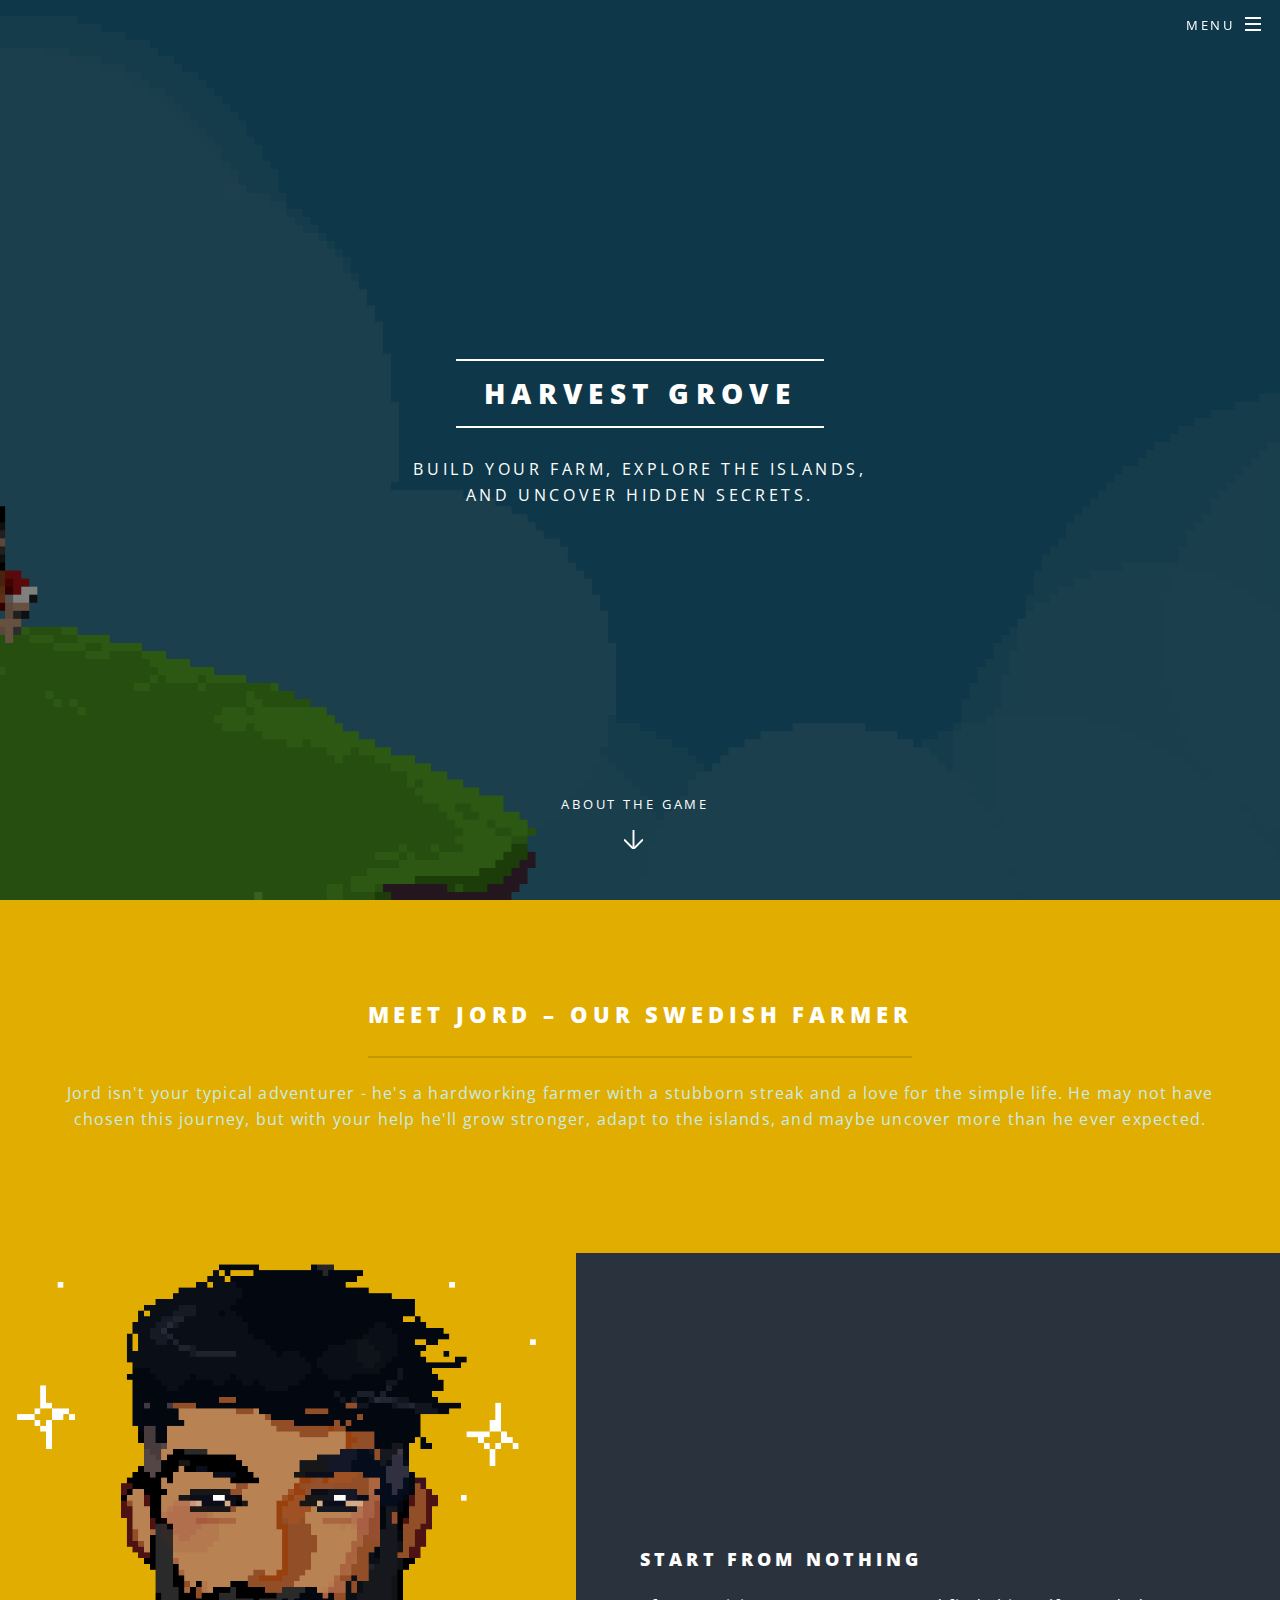
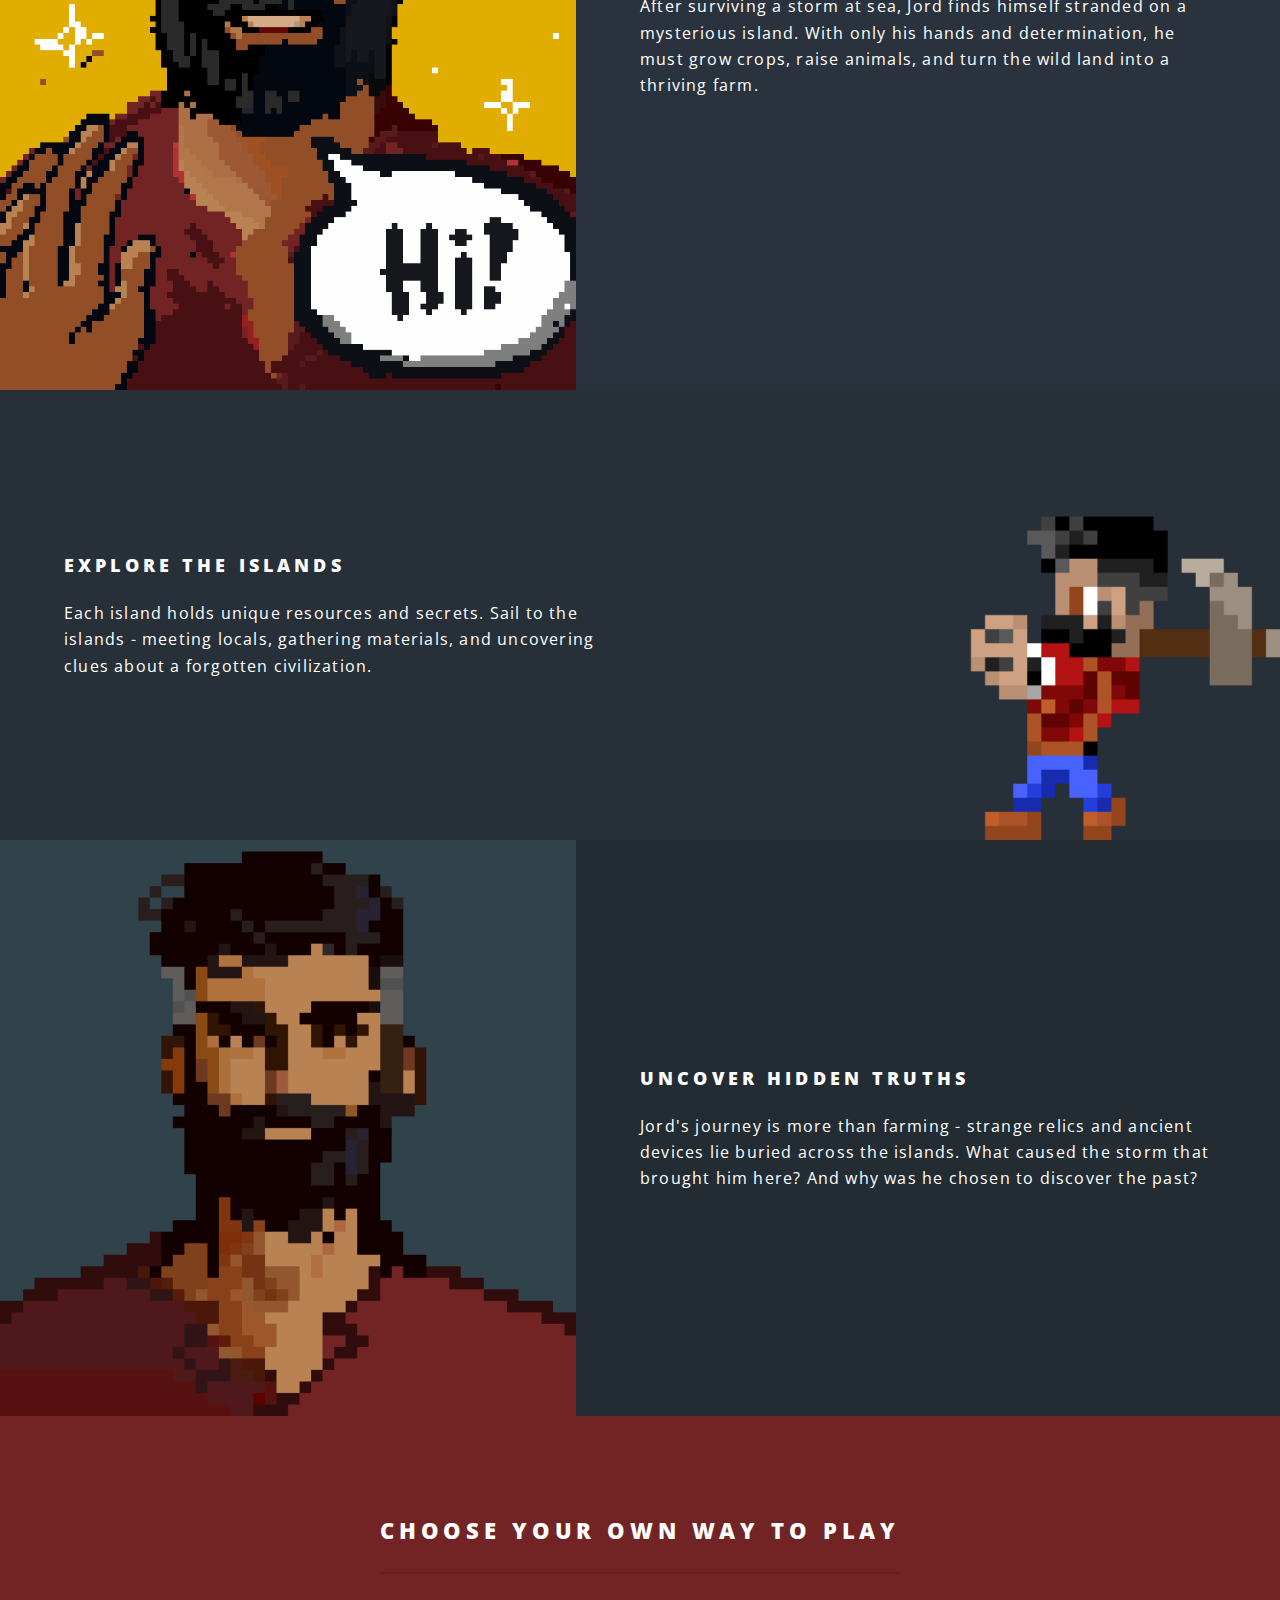
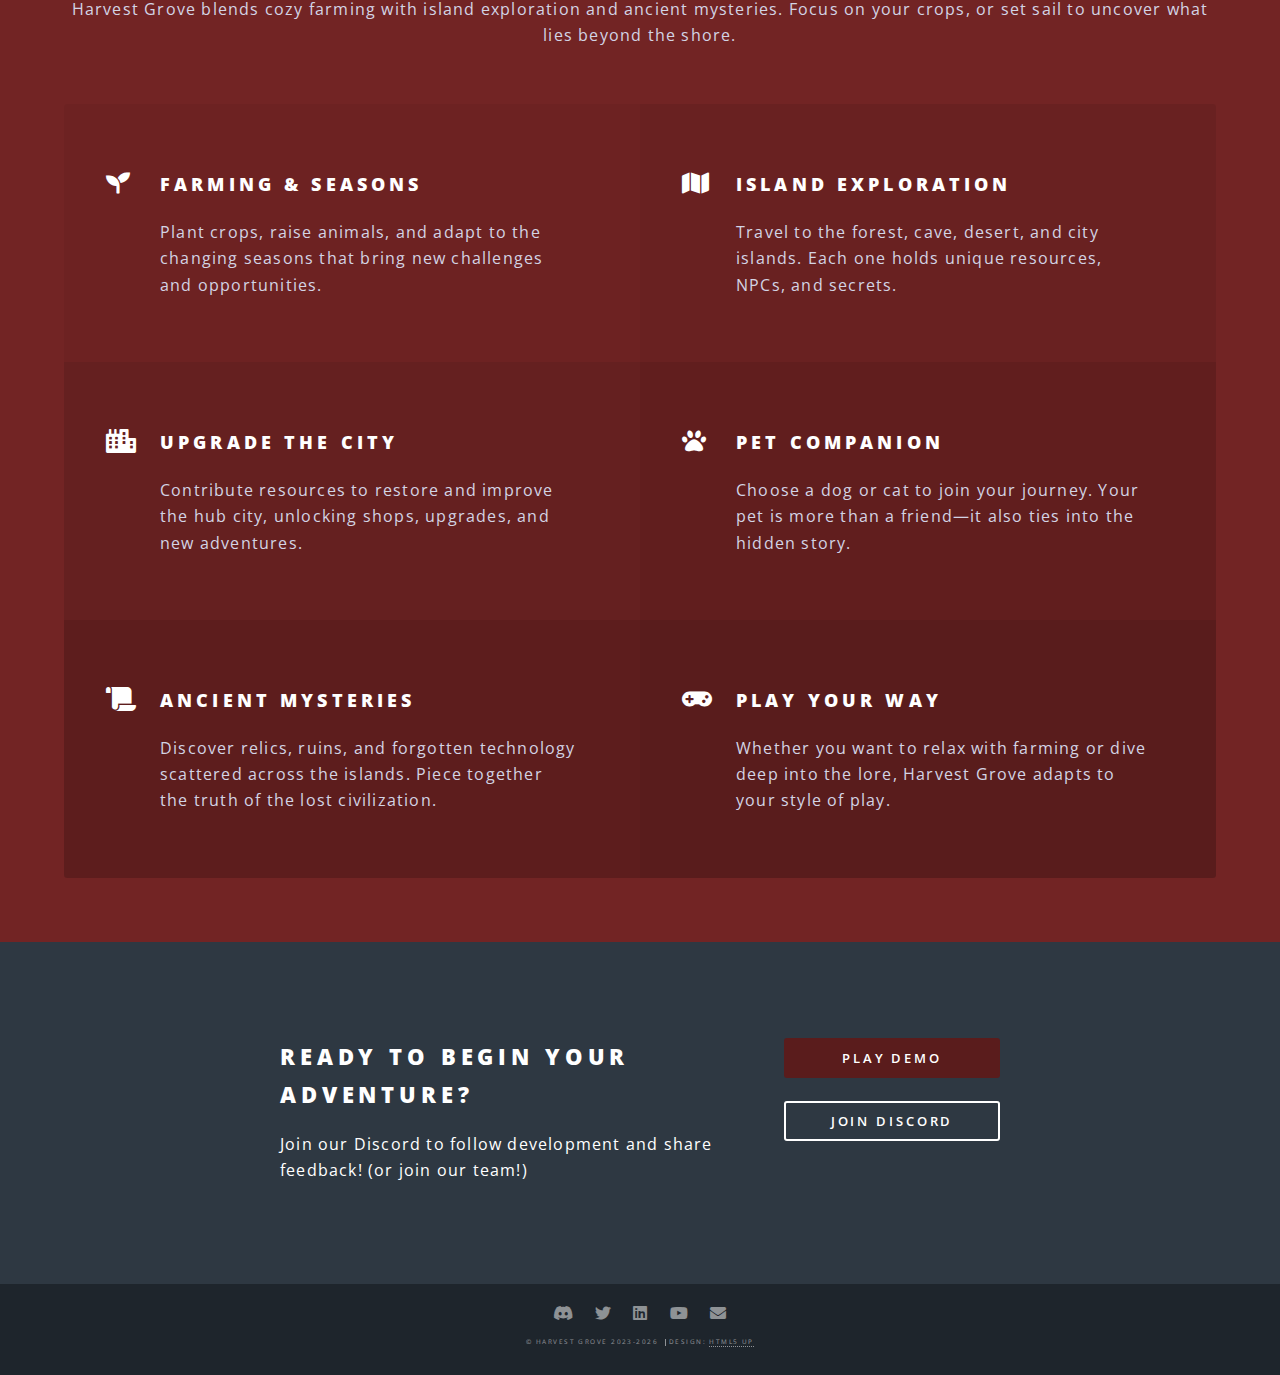
<file: index.html>
<!DOCTYPE HTML>
<!--
	Spectral by HTML5 UP
	html5up.net | @ajlkn
-->
<html lang="en">
	<head>
		<title>Harvest Grove</title>
		<script type="application/ld+json">
		{
		"@context": "https://schema.org",
		"@type": "VideoGame",
		"name": "Harvest Grove",
		"description": "Build your farm, explore mysterious islands, and uncover ancient secrets in this farming adventure.",
		"genre": [
			"Farming Simulation",
			"Adventure",
			"Indie"
		],
		"gamePlatform": [
			"PC",
			"Windows",
			"macOS",
			"Linux"
		],
		"applicationCategory": "Game",
		"publisher": {
			"@type": "Organization",
			"name": "Destiro Games",
			"sameAs": [
			"https://x.com/destirogames",
			"https://www.youtube.com/@DestiroGames",
			"https://www.linkedin.com/company/destiro-games/",
			"https://discord.com/invite/7mEsrqYwtt"
			]
		},
		"url": "https://destirogames.itch.io/harvest-grove"
		}
		</script>

		<meta charset="utf-8" />
		<meta name="viewport" content="width=device-width, initial-scale=1, user-scalable=no" />
		<meta name="description" content="Build your farm, explore mysterious islands, and uncover ancient secrets in Harvest Grove. A cozy farming game with island exploration and hidden mysteries. Play the demo now!" />
		<meta name="keywords" content="harvest grove, farming game, indie game, cozy game, island exploration, adventure game, farming simulator, destiro games" />
		<meta name="author" content="Destiro Games" />
		<meta name="robots" content="index, follow" />
		
		<link rel="canonical" href="https://harvest-grove.github.io/HarvestGrove-webpage/" />
		
		<meta property="og:type" content="website" />
		<meta property="og:url" content="https://harvest-grove.github.io/HarvestGrove-webpage/" />
		<meta property="og:title" content="Harvest Grove - Farming Adventure Game" />
		<meta property="og:description" content="Build your farm, explore the islands, and uncover hidden secrets in Harvest Grove. A cozy farming game blending cultivation with mystery." />
		<meta property="og:image" content="https://harvest-grove.github.io/HarvestGrove-webpage/images/pic01.jpg" />
		
		<meta name="twitter:card" content="summary_large_image" />
		<meta name="twitter:url" content="https://harvest-grove.github.io/HarvestGrove-webpage/" />
		<meta name="twitter:title" content="Harvest Grove - Farming Adventure Game" />
		<meta name="twitter:description" content="Build your farm, explore the islands, and uncover hidden secrets in Harvest Grove." />
		<meta name="twitter:image" content="https://harvest-grove.github.io/HarvestGrove-webpage/images/pic01.jpg" />
		
		<link rel="stylesheet" href="assets/css/main.css" />
		<link rel="icon" type="image/png" href="images/icon.svg" />
		<noscript><link rel="stylesheet" href="assets/css/noscript.css" /></noscript>
	</head>
	<body class="landing is-preload">

		<!-- Page Wrapper -->
			<div id="page-wrapper">

				<!-- Header -->
					<header id="header" class="alt">
						<h1><a href="index.html" title="Harvest Grove - Home">Harvest Grove</a></h1>
						<nav id="nav" aria-label="Main navigation">
							<ul>
								<li class="special">
									<a href="#menu" class="menuToggle"><span>Menu</span></a>
									<div id="menu">
										<ul>
											<li><a href="index.html" title="Harvest Grove Home">Home</a></li>
											<li><a href="stories.html" title="Character Stories and Lore">Stories</a></li>
											<li><a href="https://destirogames.itch.io/harvest-grove/devlog" title="Development Updates and News">Dev logs</a></li>
											<li><a href="roadmap.html" title="Game Development Roadmap">Roadmap</a></li>
											<li><a href="https://destirogames.itch.io/harvest-grove" title="Download Harvest Grove Demo">Download the game</a></li>
										</ul>
									</div>
								</li>
							</ul>
						</nav>
					</header>

				<!-- Banner -->
					<section id="banner">
						<div class="inner">
							<h2>Harvest Grove</h2>
							<p>Build your farm, explore the islands, </br> and uncover hidden secrets.</p>
						</div>
						<a href="#one" class="more scrolly">About the game</a>
					</section>

				<!-- One -->
				<section id="one" class="wrapper style1 special">
					<div class="inner">
						<header class="major">
							<h2>Meet Jord – Our Swedish Farmer</h2>
							<p>Jord isn't your typical adventurer - he's a hardworking farmer with a stubborn streak and a love for the simple life. 
							He may not have chosen this journey, but with your help he'll grow stronger, adapt to the islands, and maybe uncover more than he ever expected.</p>
						</header>
					</div>
				</section>

				<!-- Two -->
				<section id="two" class="wrapper alt style2">
				<section class="spotlight">
					<div class="image"><img src="images/pic01.jpg" alt="Jord the farmer beginning his adventure on a mysterious island" loading="lazy" /></div>
					<div class="content">
						<h3>Start from Nothing</h3>
						<p>After surviving a storm at sea, Jord finds himself stranded on a mysterious island. 
						With only his hands and determination, he must grow crops, raise animals, and turn the wild land into a thriving farm.</p>
					</div>
				</section>
				<section class="spotlight">
					<div class="image"><img src="images/jord.gif" alt="Jord exploring different islands in Harvest Grove" loading="lazy" /></div>
					<div class="content">
						<h3>Explore the Islands</h3>
						<p>Each island holds unique resources and secrets. 
						Sail to the islands - meeting locals, gathering materials, and uncovering clues about a forgotten civilization.</p>
					</div>
				</section>
				<section class="spotlight">
					<div class="image"><img src="images/pic03.jpg" alt="Ancient ruins and mysterious relics hidden across the islands" loading="lazy" /></div>
					<div class="content">
						<h3>Uncover Hidden Truths</h3>
						<p>Jord's journey is more than farming - strange relics and ancient devices lie buried across the islands. 
						What caused the storm that brought him here? And why was he chosen to discover the past?</p>
					</div>
				</section>
			</section>

				<!-- Three -->
				<section id="three" class="wrapper style3 special">
				<div class="inner">
					<header class="major">
						<h2>Choose Your Own Way to Play</h2>
						<p>Harvest Grove blends cozy farming with island exploration and ancient mysteries. 
						Focus on your crops, or set sail to uncover what lies beyond the shore.</p>
					</header>
					<ul class="features">
						<li class="icon solid fa-seedling">
							<h3>Farming & Seasons</h3>
							<p>Plant crops, raise animals, and adapt to the changing seasons that bring new challenges and opportunities.</p>
						</li>
						<li class="icon solid fa-map">
							<h3>Island Exploration</h3>
							<p>Travel to the forest, cave, desert, and city islands. Each one holds unique resources, NPCs, and secrets.</p>
						</li>
						<li class="icon solid fa-city">
							<h3>Upgrade the City</h3>
							<p>Contribute resources to restore and improve the hub city, unlocking shops, upgrades, and new adventures.</p>
						</li>
						<li class="icon solid fa-paw">
							<h3>Pet Companion</h3>
							<p>Choose a dog or cat to join your journey. Your pet is more than a friend—it also ties into the hidden story.</p>
						</li>
						<li class="icon solid fa-scroll">
							<h3>Ancient Mysteries</h3>
							<p>Discover relics, ruins, and forgotten technology scattered across the islands. Piece together the truth of the lost civilization.</p>
						</li>
						<li class="icon solid fa-gamepad">
							<h3>Play Your Way</h3>
							<p>Whether you want to relax with farming or dive deep into the lore, Harvest Grove adapts to your style of play.</p>
						</li>
					</ul>
				</div>
			</section>


			<!-- CTA -->
				<section id="cta" class="wrapper style4">
					<div class="inner">
						<header>
						<h2>Ready to Begin Your Adventure?</h2>
						<p> Join our Discord to follow development and share feedback! (or join our team!)</p>
						</header>
						<ul class="actions stacked">
							<li><a href="https://destirogames.itch.io/harvest-grove" class="button fit primary" title="Download Harvest Grove Demo">Play Demo</a></li>
							<li><a href="https://discord.com/invite/7mEsrqYwtt" class="button fit" title="Join Harvest Grove Discord Community">Join Discord</a></li>
						</ul>
					</div>
				</section>
				<div id="footer-placeholder"></div>
			</div>

		<!-- Scripts -->
		 	<script>
				fetch("footer.html")
				.then(response => response.text())
				.then(data => {
					document.getElementById("footer-placeholder").innerHTML = data;
				});
			</script>

			<script src="assets/js/jquery.min.js"></script>
			<script src="assets/js/jquery.scrollex.min.js"></script>
			<script src="assets/js/jquery.scrolly.min.js"></script>
			<script src="assets/js/browser.min.js"></script>
			<script src="assets/js/breakpoints.min.js"></script>
			<script src="assets/js/util.js"></script>
			<script src="assets/js/main.js"></script>

	</body>
</html>
</file>
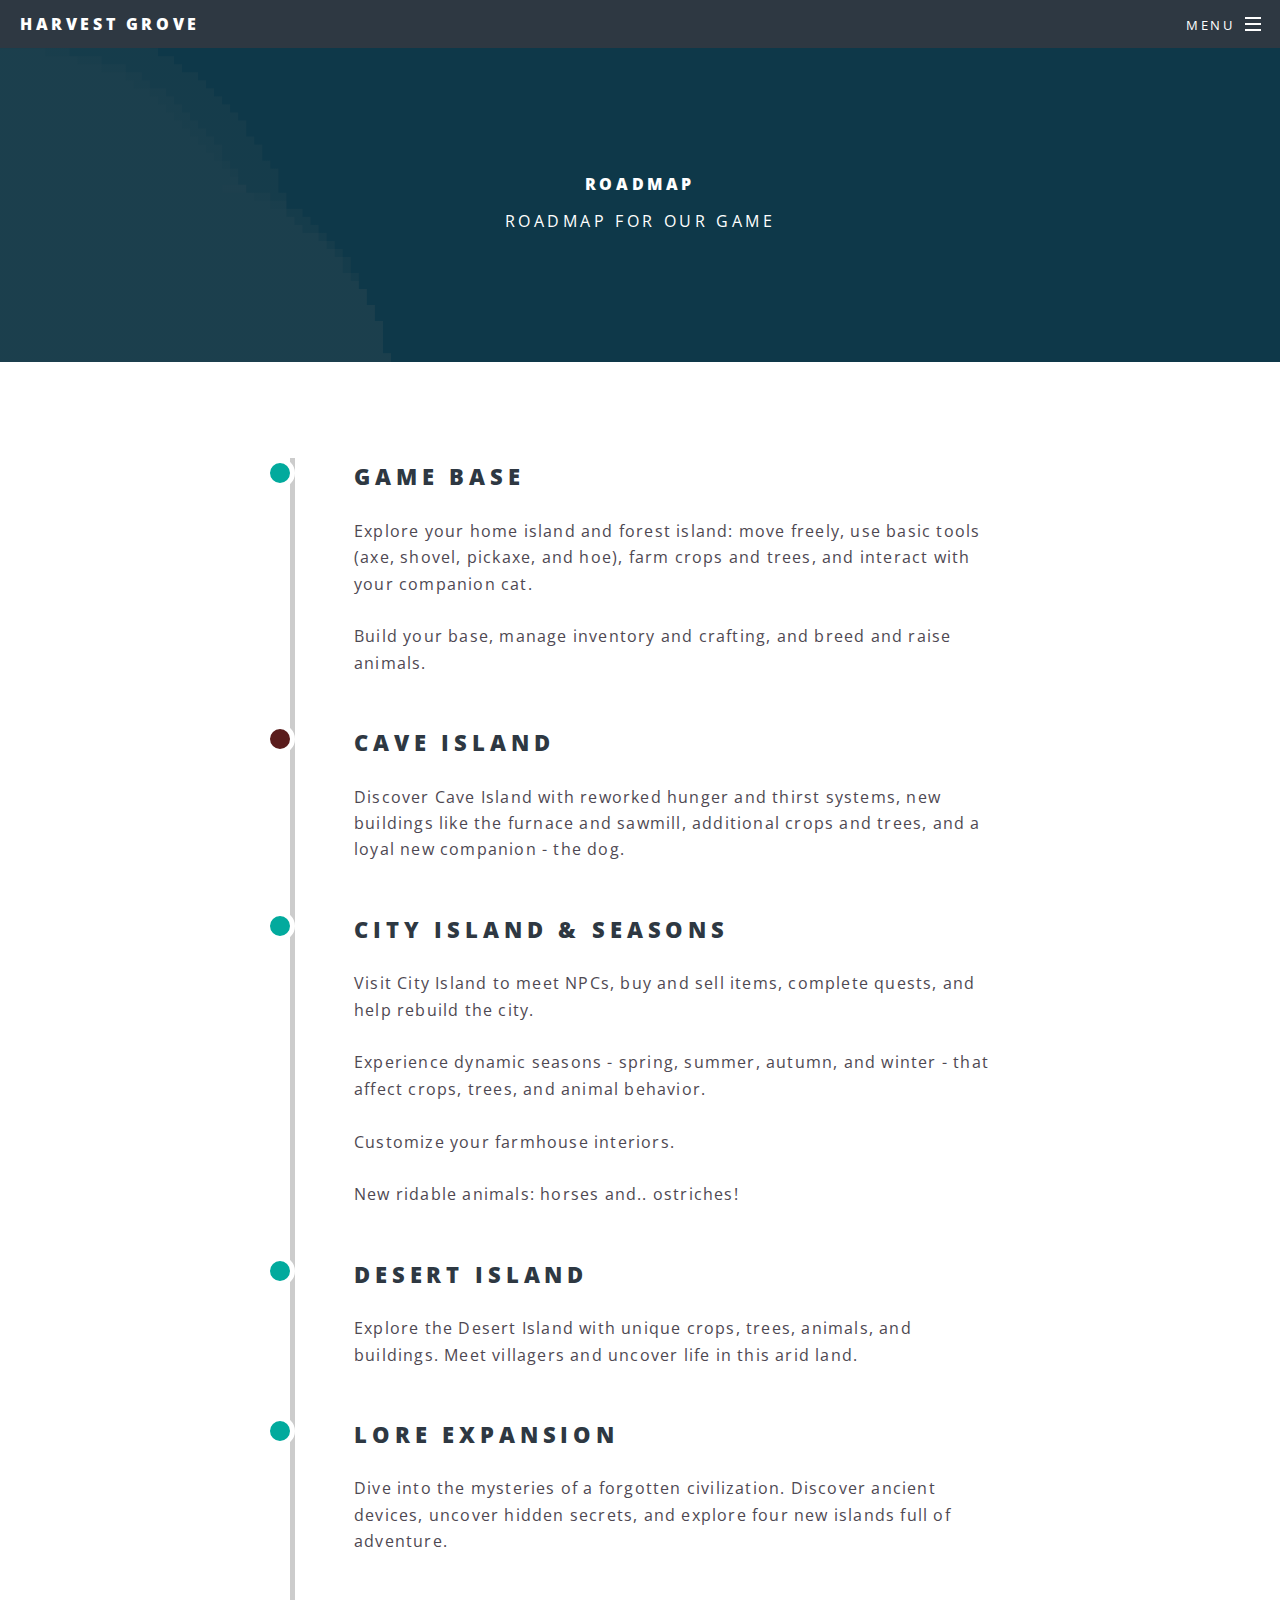
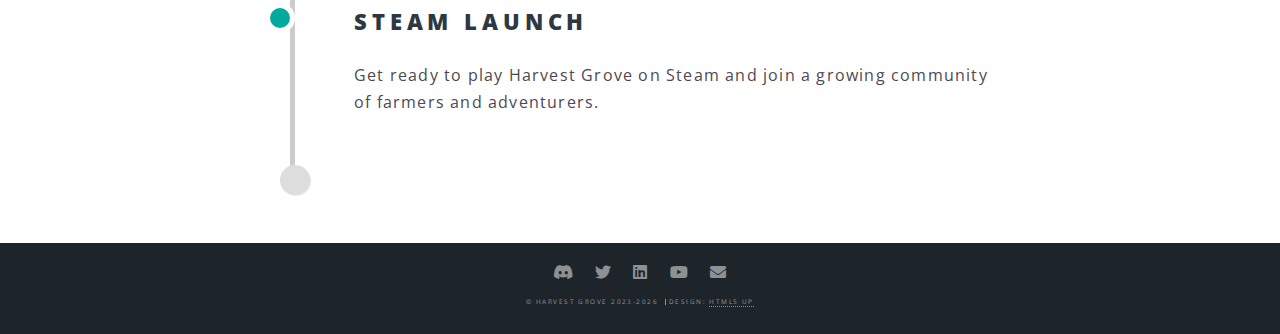
<file: roadmap.html>
<!DOCTYPE HTML>
<html lang="en">
	<head>
		<title>Game development roadmap</title>
        <script type="application/ld+json">
		{
		"@context": "https://schema.org",
		"@type": "VideoGame",
		"name": "Harvest Grove",
		"description": "Build your farm, explore mysterious islands, and uncover ancient secrets in this farming adventure.",
		"genre": [
			"Farming Simulation",
			"Adventure",
			"Indie"
		],
		"gamePlatform": [
			"PC",
			"Windows",
			"macOS",
			"Linux"
		],
		"applicationCategory": "Game",
		"publisher": {
			"@type": "Organization",
			"name": "Destiro Games",
			"sameAs": [
			"https://x.com/destirogames",
			"https://www.youtube.com/@DestiroGames",
			"https://www.linkedin.com/company/destiro-games/",
			"https://discord.com/invite/7mEsrqYwtt"
			]
		},
		"url": "https://destirogames.itch.io/harvest-grove"
		}
		</script>

		<meta charset="utf-8" />
		<meta name="viewport" content="width=device-width, initial-scale=1, user-scalable=no" />
		<meta name="description" content="Follow Harvest Grove's development roadmap from early access to Steam launch. Explore planned features including new islands, seasons, NPCs, and ancient mysteries." />
		<meta name="keywords" content="harvest grove roadmap, game development, indie game updates, farming game features" />
		<meta name="author" content="Destiro Games" />
		<meta name="robots" content="index, follow" />
		
		<link rel="canonical" href="https://harvest-grove.github.io/HarvestGrove-webpage/roadmap.html" />
		
		<meta property="og:type" content="website" />
		<meta property="og:url" content="https://harvest-grove.github.io/HarvestGrove-webpage/roadmap.html" />
		<meta property="og:title" content="Harvest Grove - Development Roadmap" />
		<meta property="og:description" content="Follow our journey from early access to Steam launch. New islands, seasons, NPCs, and mysteries await!" />
		<meta property="og:image" content="https://harvest-grove.github.io/HarvestGrove-webpage/images/pic01.jpg" />
		
		<meta name="twitter:card" content="summary_large_image" />
		<meta name="twitter:title" content="Harvest Grove - Development Roadmap" />
		<meta name="twitter:description" content="Follow our journey from early access to Steam launch." />
		<meta name="twitter:image" content="https://harvest-grove.github.io/HarvestGrove-webpage/images/pic01.jpg" />
		
		<link rel="stylesheet" href="assets/css/main.css" />
        <link rel="icon" type="image/png" href="images/icon.svg" />
		<noscript><link rel="stylesheet" href="assets/css/noscript.css" /></noscript>
	</head>
	<body class="is-preload">

		<!-- Page Wrapper -->
			<div id="page-wrapper">

				<!-- Header -->
					<header id="header">
						<h1><a href="index.html">Harvest Grove</a></h1>
						<nav id="nav" aria-label="Main navigation">
							<ul>
								<li class="special">
									<a href="#menu" class="menuToggle"><span>Menu</span></a>
									<div id="menu">
											<ul>
											<li><a href="index.html">Home</a></li>
											<li><a href="stories.html">Stories</a></li>
											<li><a href="https://destirogames.itch.io/harvest-grove/devlog">Dev logs</a></li>
											<li><a href="roadmap.html">Roadmap</a></li>
											<li><a href="https://destirogames.itch.io/harvest-grove">Download the game</a></li>
										</ul>
									</div>
								</li>
							</ul>
						</nav>
					</header>

				<!-- Main -->
				<article id="main">
                    <header>
                        <h1>Roadmap</h1>
                        <p>Roadmap for our game</p>
                    </header>
                    <section class="wrapper style5">
                        <ul class="timeline-list">
                            <li>
                                <div class="content">
                                    <h2>Game Base</h2>
                                    <p>
                                        Explore your home island and forest island: move freely, use basic tools (axe, shovel, pickaxe, and hoe), farm crops and trees, and interact with your companion cat. 
                                        <br>
                                        <br>
                                        Build your base, manage inventory and crafting, and breed and raise animals.
                                    </p>
                                </div>
                            </li>
                            <li>
                                <div class="content here">
                                    <h2>Cave Island</h2>
                                    <p>
                                        Discover Cave Island with reworked hunger and thirst systems, new buildings like the furnace and sawmill, additional crops and trees, and a loyal new companion - the dog.
                                    </p> 
                                </div>
                            </li>
                            <li>
                                <div class="content">
                                    <h2>City Island & Seasons</h2>
                                    <p>
                                        Visit City Island to meet NPCs, buy and sell items, complete quests, and help rebuild the city. 
                                        <br>
                                        <br>
                                        Experience dynamic seasons - spring, summer, autumn, and winter - that affect crops, trees, and animal behavior. 
                                        <br>
                                        <br>
                                        Customize your farmhouse interiors.
                                        <br>
                                        <br>
                                        New ridable animals: horses and.. ostriches!
                                    </p>
                                </div>
                            </li>
                            <li>
                                <div class="content">
                                    <h2>Desert Island</h2>
                                    <p>
                                        Explore the Desert Island with unique crops, trees, animals, and buildings. Meet villagers and uncover life in this arid land.
                                    </p>
                                </div>
                            </li>
                            <li>
                                <div class="content">
                                    <h2>Lore Expansion</h2>
                                    <p>
                                        Dive into the mysteries of a forgotten civilization. 
                                        Discover ancient devices, uncover hidden secrets, and explore four new islands full of adventure.
                                    </p>
                                </div>
                            </li>
                            <li>
                                <div class="content">
                                    <h2>Steam Launch</h2>
                                    <p>
                                        Get ready to play Harvest Grove on Steam and join a growing community of farmers and adventurers.
                                    </p>
                                </div>
                            </li>
                        </ul>
                    </section>
				</article>


				<!-- Footer -->
	            <div id="footer-placeholder"></div>
			</div>

		<!-- Scripts -->
         	<script>
				fetch("footer.html")
				.then(response => response.text())
				.then(data => {
					document.getElementById("footer-placeholder").innerHTML = data;
				});
			</script>
			<script src="assets/js/jquery.min.js"></script>
			<script src="assets/js/jquery.scrollex.min.js"></script>
			<script src="assets/js/jquery.scrolly.min.js"></script>
			<script src="assets/js/browser.min.js"></script>
			<script src="assets/js/breakpoints.min.js"></script>
			<script src="assets/js/util.js"></script>
			<script src="assets/js/main.js"></script>
	</body>
</html>
</file>
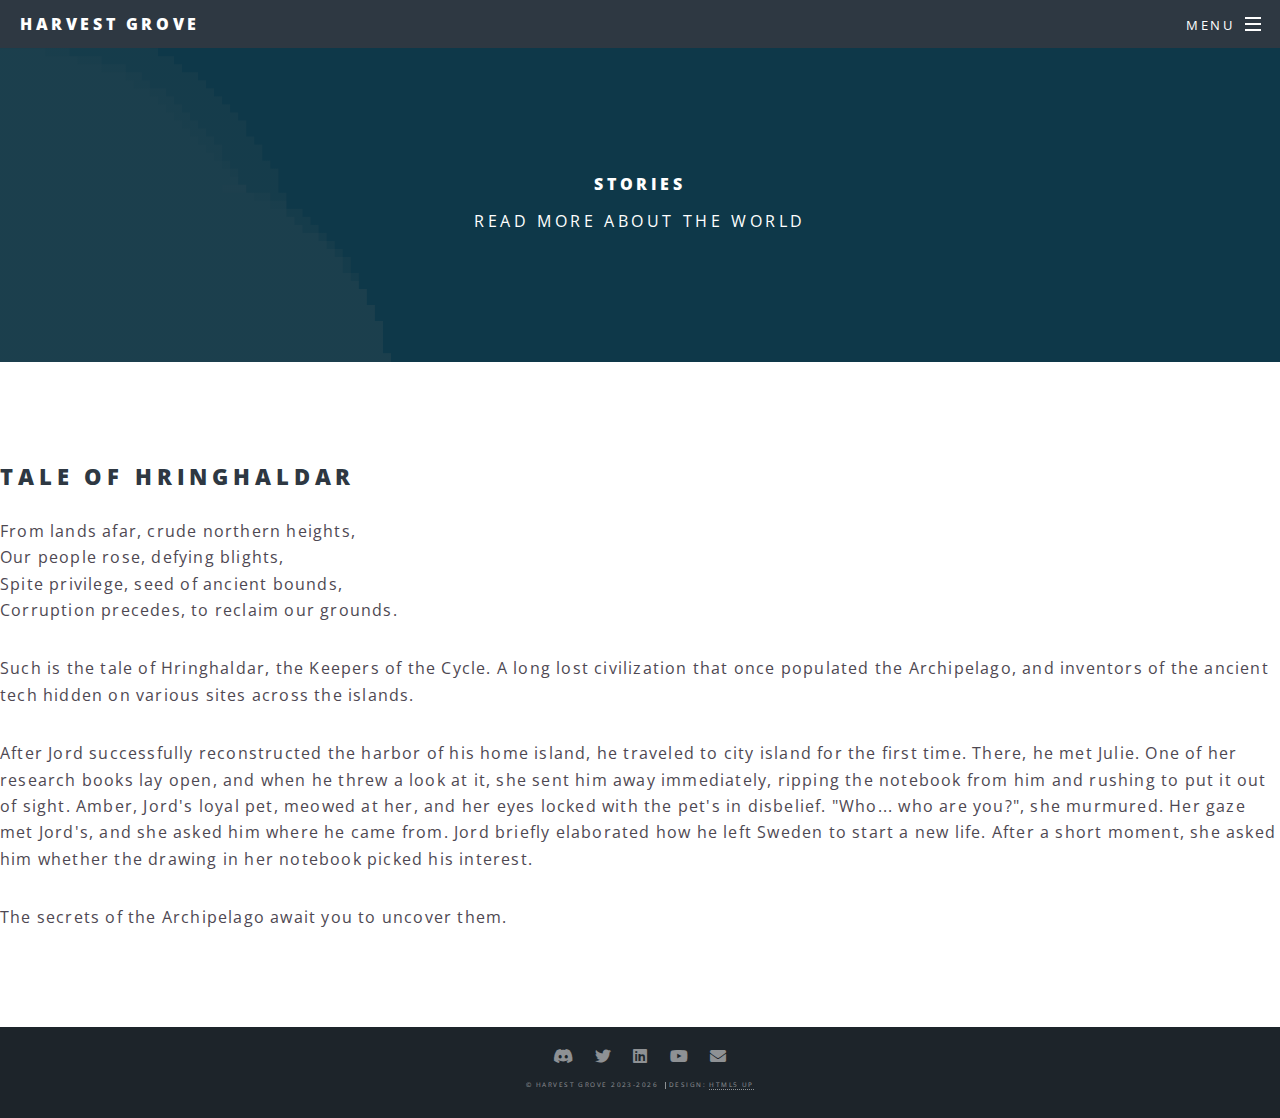
<file: stories.html>
<!DOCTYPE HTML>
<html lang="en">
	<head>
		<title>Lore and stories</title>
		<script type="application/ld+json">
		{
		"@context": "https://schema.org",
		"@type": "VideoGame",
		"name": "Harvest Grove",
		"description": "Build your farm, explore mysterious islands, and uncover ancient secrets in this farming adventure.",
		"genre": [
			"Farming Simulation",
			"Adventure",
			"Indie"
		],
		"gamePlatform": [
			"PC",
			"Windows",
			"macOS",
			"Linux"
		],
		"applicationCategory": "Game",
		"publisher": {
			"@type": "Organization",
			"name": "Destiro Games",
			"sameAs": [
			"https://x.com/destirogames",
			"https://www.youtube.com/@DestiroGames",
			"https://www.linkedin.com/company/destiro-games/",
			"https://discord.com/invite/7mEsrqYwtt"
			]
		},
		"url": "https://destirogames.itch.io/harvest-grove"
		}
		</script>

		<meta charset="utf-8" />
		<meta name="viewport" content="width=device-width, initial-scale=1, user-scalable=no" />
		<meta name="description" content="Discover the lore of Harvest Grove and the tale of Hringhaldar - a lost civilization hidden across the archipelago. Uncover Jord's journey and ancient mysteries." />
		<meta name="keywords" content="harvest grove lore, game story, hringhaldar, jord character, indie game narrative" />
		<meta name="author" content="Destiro Games" />
		<meta name="robots" content="index, follow" />
		
		<link rel="canonical" href="https://harvest-grove.github.io/HarvestGrove-webpage/stories.html" />
		
		<meta property="og:type" content="website" />
		<meta property="og:url" content="https://harvest-grove.github.io/HarvestGrove-webpage/stories.html" />
		<meta property="og:title" content="Harvest Grove - Lore and Stories" />
		<meta property="og:description" content="Discover the tale of Hringhaldar and uncover the mysteries of a lost civilization." />
		<meta property="og:image" content="https://harvest-grove.github.io/HarvestGrove-webpage/images/pic01.jpg" />
		
		<meta name="twitter:card" content="summary_large_image" />
		<meta name="twitter:title" content="Harvest Grove - Lore and Stories" />
		<meta name="twitter:description" content="Discover the tale of Hringhaldar and ancient mysteries." />
		<meta name="twitter:image" content="https://harvest-grove.github.io/HarvestGrove-webpage/images/pic01.jpg" />
		
		<link rel="stylesheet" href="assets/css/main.css" />
        <link rel="icon" type="image/png" href="images/icon.svg" />
		<noscript><link rel="stylesheet" href="assets/css/noscript.css" /></noscript>
	</head>
	<body class="is-preload">

		<!-- Page Wrapper -->
			<div id="page-wrapper">

				<!-- Header -->
					<header id="header">
						<h1><a href="index.html">Harvest Grove</a></h1>
						<nav id="nav" aria-label="Main navigation">
							<ul>
								<li class="special">
									<a href="#menu" class="menuToggle"><span>Menu</span></a>
									<div id="menu">
											<ul>
											<li><a href="index.html">Home</a></li>
											<li><a href="stories.html">Stories</a></li>
											<li><a href="https://destirogames.itch.io/harvest-grove/devlog">Dev logs</a></li>
											<li><a href="roadmap.html">Roadmap</a></li>
											<li><a href="https://destirogames.itch.io/harvest-grove">Download the game</a></li>
										</ul>
									</div>
								</li>
							</ul>
						</nav>
					</header>

				<!-- Main -->
				<article id="main">
                    <header>
                        <h1>Stories</h1>
                        <p>Read more about the world</p>
                    </header>
                    <section class="wrapper style5">
                        <section class="lore">
                            <h2>Tale of Hringhaldar</h2>
                            <p>
                                From lands afar, crude northern heights,<br>
                                Our people rose, defying blights,<br>
                                Spite privilege, seed of ancient bounds,<br>
                                Corruption precedes, to reclaim our grounds.
                            </p>

                            <p>
                                Such is the tale of Hringhaldar, the Keepers of the Cycle.
                                A long lost civilization that once populated the Archipelago,
                                and inventors of the ancient tech hidden on various sites across the islands.
                            </p>

                            <p>
                                After Jord successfully reconstructed the harbor of his home island,
                                he traveled to city island for the first time.
                                There, he met Julie. One of her research books lay open, and when he threw a look at it,
                                she sent him away immediately, ripping the notebook from him and rushing
                                to put it out of sight. Amber, Jord's loyal pet, meowed at her, and her eyes locked with the pet's in disbelief.
                                "Who... who are you?", she murmured. Her gaze met Jord's, and she asked him where he came from.
                                Jord briefly elaborated how he left Sweden to start a new life.
                                After a short moment, she asked him whether the drawing in her notebook
                                picked his interest.
                            </p>

                            <p class="lore-ending">
                                The secrets of the Archipelago await you to uncover them.
                            </p>
                    </section>
				</article>
				<div id="footer-placeholder"></div>

			</div>

		<!-- Scripts -->
		 	<script>
				fetch("footer.html")
				.then(response => response.text())
				.then(data => {
					document.getElementById("footer-placeholder").innerHTML = data;
				});
			</script>
			<script src="assets/js/jquery.min.js"></script>
			<script src="assets/js/jquery.scrollex.min.js"></script>
			<script src="assets/js/jquery.scrolly.min.js"></script>
			<script src="assets/js/browser.min.js"></script>
			<script src="assets/js/breakpoints.min.js"></script>
			<script src="assets/js/util.js"></script>
			<script src="assets/js/main.js"></script>
	</body>
</html>
</file>
<file: assets/css/noscript.css>
/*
	Spectral by HTML5 UP
	html5up.net | @ajlkn
	Free for personal and commercial use under the CCA 3.0 license (html5up.net/license)
*/

/* Banner */

	body.is-preload #banner h2 {
		-moz-transform: none;
		-webkit-transform: none;
		-ms-transform: none;
		transform: none;
		opacity: 1;
	}

		body.is-preload #banner h2:before, body.is-preload #banner h2:after {
			width: 100%;
		}

	body.is-preload #banner .more {
		-moz-transform: none;
		-webkit-transform: none;
		-ms-transform: none;
		transform: none;
		opacity: 1;
	}

	body.is-preload #banner:after {
		opacity: 0;
	}
</file>
<file: assets/css/main.css>
@import url(fontawesome-all.min.css);
@import url("https://fonts.googleapis.com/css?family=Open+Sans:400,400italic,600,600italic,800,800italic");

/*
	Spectral by HTML5 UP
	html5up.net | @ajlkn
	Free for personal and commercial use under the CCA 3.0 license (html5up.net/license)
*/

html, body, div, span, applet, object,
iframe, h1, h2, h3, h4, h5, h6, p, blockquote,
pre, a, abbr, acronym, address, big, cite,
code, del, dfn, em, img, ins, kbd, q, s, samp,
small, strike, strong, sub, sup, tt, var, b,
u, i, center, dl, dt, dd, ol, ul, li, fieldset,
form, label, legend, table, caption, tbody,
tfoot, thead, tr, th, td, article, aside,
canvas, details, embed, figure, figcaption,
footer, header, hgroup, menu, nav, output, ruby,
section, summary, time, mark, audio, video {
	margin: 0;
	padding: 0;
	border: 0;
	font-size: 100%;
	font: inherit;
	vertical-align: baseline;}

article, aside, details, figcaption, figure,
footer, header, hgroup, menu, nav, section {
	display: block;}

body {
	line-height: 1;
}

ol, ul {
	list-style: none;
}

blockquote, q {
	quotes: none;
}

	blockquote:before, blockquote:after, q:before, q:after {
		content: '';
		content: none;
	}

table {
	border-collapse: collapse;
	border-spacing: 0;
}

body {
	-webkit-text-size-adjust: none;
}

mark {
	background-color: transparent;
	color: inherit;
}

input::-moz-focus-inner {
	border: 0;
	padding: 0;
}

input, select, textarea {
	-moz-appearance: none;
	-webkit-appearance: none;
	-ms-appearance: none;
	appearance: none;
}

/* Basic */

	@-ms-viewport {
		width: device-width;
	}

	html {
		box-sizing: border-box;
	}

	*, *:before, *:after {
		box-sizing: inherit;
	}

	body {
		background: #2e3842;
	}

		body.is-preload *, body.is-preload *:before, body.is-preload *:after {
			-moz-animation: none !important;
			-webkit-animation: none !important;
			-ms-animation: none !important;
			animation: none !important;
			-moz-transition: none !important;
			-webkit-transition: none !important;
			-ms-transition: none !important;
			transition: none !important;
		}

	body, input, select, textarea {
		color: #fff;
		font-family: "Open Sans", Helvetica, sans-serif;
		font-size: 15pt;
		font-weight: 400;
		letter-spacing: 0.075em;
		line-height: 1.65em;
	}

		@media screen and (max-width: 1680px) {

			body, input, select, textarea {
				font-size: 13pt;
			}

		}

		@media screen and (max-width: 1280px) {

			body, input, select, textarea {
				font-size: 12pt;
			}

		}

		@media screen and (max-width: 736px) {

			body, input, select, textarea {
				font-size: 11pt;
				letter-spacing: 0.0375em;
			}

		}

	a {
		-moz-transition: color 0.2s ease, border-bottom-color 0.2s ease;
		-webkit-transition: color 0.2s ease, border-bottom-color 0.2s ease;
		-ms-transition: color 0.2s ease, border-bottom-color 0.2s ease;
		transition: color 0.2s ease, border-bottom-color 0.2s ease;
		border-bottom: dotted 1px;
		color: inherit;
		text-decoration: none;
	}

		a:hover {
			border-bottom-color: transparent;
		}

	strong, b {
		color: #fff;
		font-weight: 600;
	}

	em, i {
		font-style: italic;
	}

	p {
		margin: 0 0 2em 0;
	}

	h1, h2, h3, h4, h5, h6 {
		color: #fff;
		font-weight: 800;
		letter-spacing: 0.225em;
		line-height: 1em;
		margin: 0 0 1em 0;
		text-transform: uppercase;
	}

		h1 a, h2 a, h3 a, h4 a, h5 a, h6 a {
			color: inherit;
			text-decoration: none;
		}

	h2 {
		font-size: 1.35em;
		line-height: 1.75em;
	}

		@media screen and (max-width: 736px) {

			h2 {
				font-size: 1.1em;
				line-height: 1.65em;
			}

		}

	h3 {
		font-size: 1.15em;
		line-height: 1.75em;
	}

		@media screen and (max-width: 736px) {

			h3 {
				font-size: 1em;
				line-height: 1.65em;
			}

		}

	h4 {
		font-size: 1em;
		line-height: 1.5em;
	}

	h5 {
		font-size: 0.8em;
		line-height: 1.5em;
	}

	h6 {
		font-size: 0.7em;
		line-height: 1.5em;
	}

	sub {
		font-size: 0.8em;
		position: relative;
		top: 0.5em;
	}

	sup {
		font-size: 0.8em;
		position: relative;
		top: -0.5em;
	}

	hr {
		border: 0;
		border-bottom: solid 2px #fff;
		margin: 3em 0;
	}

		hr.major {
			margin: 4.5em 0;
		}

	blockquote {
		border-left: solid 4px #fff;
		font-style: italic;
		margin: 0 0 2em 0;
		padding: 0.5em 0 0.5em 2em;
	}

	code {
		background: rgba(144, 144, 144, 0.25);
		border-radius: 3px;
		font-family: "Courier New", monospace;
		font-size: 0.9em;
		letter-spacing: 0;
		margin: 0 0.25em;
		padding: 0.25em 0.65em;
	}

	pre {
		-webkit-overflow-scrolling: touch;
		font-family: "Courier New", monospace;
		font-size: 0.9em;
		margin: 0 0 2em 0;
	}

		pre code {
			display: block;
			line-height: 1.75em;
			padding: 1em 1.5em;
			overflow-x: auto;
		}

	.align-left {
		text-align: left;
	}

	.align-center {
		text-align: center;
	}

	.align-right {
		text-align: right;
	}

/* Row */

	.row {
		display: flex;
		flex-wrap: wrap;
		box-sizing: border-box;
		align-items: stretch;
	}

		.row > * {
			box-sizing: border-box;
		}

		.row.gtr-uniform > * > :last-child {
			margin-bottom: 0;
		}

		.row.aln-left {
			justify-content: flex-start;
		}

		.row.aln-center {
			justify-content: center;
		}

		.row.aln-right {
			justify-content: flex-end;
		}

		.row.aln-top {
			align-items: flex-start;
		}

		.row.aln-middle {
			align-items: center;
		}

		.row.aln-bottom {
			align-items: flex-end;
		}

		.row > .imp {
			order: -1;
		}

		.row > .col-1 {
			width: 8.33333%;
		}

		.row > .off-1 {
			margin-left: 8.33333%;
		}

		.row > .col-2 {
			width: 16.66667%;
		}

		.row > .off-2 {
			margin-left: 16.66667%;
		}

		.row > .col-3 {
			width: 25%;
		}

		.row > .off-3 {
			margin-left: 25%;
		}

		.row > .col-4 {
			width: 33.33333%;
		}

		.row > .off-4 {
			margin-left: 33.33333%;
		}

		.row > .col-5 {
			width: 41.66667%;
		}

		.row > .off-5 {
			margin-left: 41.66667%;
		}

		.row > .col-6 {
			width: 50%;
		}

		.row > .off-6 {
			margin-left: 50%;
		}

		.row > .col-7 {
			width: 58.33333%;
		}

		.row > .off-7 {
			margin-left: 58.33333%;
		}

		.row > .col-8 {
			width: 66.66667%;
		}

		.row > .off-8 {
			margin-left: 66.66667%;
		}

		.row > .col-9 {
			width: 75%;
		}

		.row > .off-9 {
			margin-left: 75%;
		}

		.row > .col-10 {
			width: 83.33333%;
		}

		.row > .off-10 {
			margin-left: 83.33333%;
		}

		.row > .col-11 {
			width: 91.66667%;
		}

		.row > .off-11 {
			margin-left: 91.66667%;
		}

		.row > .col-12 {
			width: 100%;
		}

		.row > .off-12 {
			margin-left: 100%;
		}

		.row.gtr-0 {
			margin-top: 0;
			margin-left: 0em;
		}

			.row.gtr-0 > * {
				padding: 0 0 0 0em;
			}

			.row.gtr-0.gtr-uniform {
				margin-top: 0em;
			}

				.row.gtr-0.gtr-uniform > * {
					padding-top: 0em;
				}

		.row.gtr-25 {
			margin-top: 0;
			margin-left: -0.375em;
		}

			.row.gtr-25 > * {
				padding: 0 0 0 0.375em;
			}

			.row.gtr-25.gtr-uniform {
				margin-top: -0.375em;
			}

				.row.gtr-25.gtr-uniform > * {
					padding-top: 0.375em;
				}

		.row.gtr-50 {
			margin-top: 0;
			margin-left: -0.75em;
		}

			.row.gtr-50 > * {
				padding: 0 0 0 0.75em;
			}

			.row.gtr-50.gtr-uniform {
				margin-top: -0.75em;
			}

				.row.gtr-50.gtr-uniform > * {
					padding-top: 0.75em;
				}

		.row {
			margin-top: 0;
			margin-left: -1.5em;
		}

			.row > * {
				padding: 0 0 0 1.5em;
			}

			.row.gtr-uniform {
				margin-top: -1.5em;
			}

				.row.gtr-uniform > * {
					padding-top: 1.5em;
				}

		.row.gtr-150 {
			margin-top: 0;
			margin-left: -2.25em;
		}

			.row.gtr-150 > * {
				padding: 0 0 0 2.25em;
			}

			.row.gtr-150.gtr-uniform {
				margin-top: -2.25em;
			}

				.row.gtr-150.gtr-uniform > * {
					padding-top: 2.25em;
				}

		.row.gtr-200 {
			margin-top: 0;
			margin-left: -3em;
		}

			.row.gtr-200 > * {
				padding: 0 0 0 3em;
			}

			.row.gtr-200.gtr-uniform {
				margin-top: -3em;
			}

				.row.gtr-200.gtr-uniform > * {
					padding-top: 3em;
				}

		@media screen and (max-width: 1680px) {

			.row {
				display: flex;
				flex-wrap: wrap;
				box-sizing: border-box;
				align-items: stretch;
			}

				.row > * {
					box-sizing: border-box;
				}

				.row.gtr-uniform > * > :last-child {
					margin-bottom: 0;
				}

				.row.aln-left {
					justify-content: flex-start;
				}

				.row.aln-center {
					justify-content: center;
				}

				.row.aln-right {
					justify-content: flex-end;
				}

				.row.aln-top {
					align-items: flex-start;
				}

				.row.aln-middle {
					align-items: center;
				}

				.row.aln-bottom {
					align-items: flex-end;
				}

				.row > .imp-xlarge {
					order: -1;
				}

				.row > .col-1-xlarge {
					width: 8.33333%;
				}

				.row > .off-1-xlarge {
					margin-left: 8.33333%;
				}

				.row > .col-2-xlarge {
					width: 16.66667%;
				}

				.row > .off-2-xlarge {
					margin-left: 16.66667%;
				}

				.row > .col-3-xlarge {
					width: 25%;
				}

				.row > .off-3-xlarge {
					margin-left: 25%;
				}

				.row > .col-4-xlarge {
					width: 33.33333%;
				}

				.row > .off-4-xlarge {
					margin-left: 33.33333%;
				}

				.row > .col-5-xlarge {
					width: 41.66667%;
				}

				.row > .off-5-xlarge {
					margin-left: 41.66667%;
				}

				.row > .col-6-xlarge {
					width: 50%;
				}

				.row > .off-6-xlarge {
					margin-left: 50%;
				}

				.row > .col-7-xlarge {
					width: 58.33333%;
				}

				.row > .off-7-xlarge {
					margin-left: 58.33333%;
				}

				.row > .col-8-xlarge {
					width: 66.66667%;
				}

				.row > .off-8-xlarge {
					margin-left: 66.66667%;
				}

				.row > .col-9-xlarge {
					width: 75%;
				}

				.row > .off-9-xlarge {
					margin-left: 75%;
				}

				.row > .col-10-xlarge {
					width: 83.33333%;
				}

				.row > .off-10-xlarge {
					margin-left: 83.33333%;
				}

				.row > .col-11-xlarge {
					width: 91.66667%;
				}

				.row > .off-11-xlarge {
					margin-left: 91.66667%;
				}

				.row > .col-12-xlarge {
					width: 100%;
				}

				.row > .off-12-xlarge {
					margin-left: 100%;
				}

				.row.gtr-0 {
					margin-top: 0;
					margin-left: 0em;
				}

					.row.gtr-0 > * {
						padding: 0 0 0 0em;
					}

					.row.gtr-0.gtr-uniform {
						margin-top: 0em;
					}

						.row.gtr-0.gtr-uniform > * {
							padding-top: 0em;
						}

				.row.gtr-25 {
					margin-top: 0;
					margin-left: -0.375em;
				}

					.row.gtr-25 > * {
						padding: 0 0 0 0.375em;
					}

					.row.gtr-25.gtr-uniform {
						margin-top: -0.375em;
					}

						.row.gtr-25.gtr-uniform > * {
							padding-top: 0.375em;
						}

				.row.gtr-50 {
					margin-top: 0;
					margin-left: -0.75em;
				}

					.row.gtr-50 > * {
						padding: 0 0 0 0.75em;
					}

					.row.gtr-50.gtr-uniform {
						margin-top: -0.75em;
					}

						.row.gtr-50.gtr-uniform > * {
							padding-top: 0.75em;
						}

				.row {
					margin-top: 0;
					margin-left: -1.5em;
				}

					.row > * {
						padding: 0 0 0 1.5em;
					}

					.row.gtr-uniform {
						margin-top: -1.5em;
					}

						.row.gtr-uniform > * {
							padding-top: 1.5em;
						}

				.row.gtr-150 {
					margin-top: 0;
					margin-left: -2.25em;
				}

					.row.gtr-150 > * {
						padding: 0 0 0 2.25em;
					}

					.row.gtr-150.gtr-uniform {
						margin-top: -2.25em;
					}

						.row.gtr-150.gtr-uniform > * {
							padding-top: 2.25em;
						}

				.row.gtr-200 {
					margin-top: 0;
					margin-left: -3em;
				}

					.row.gtr-200 > * {
						padding: 0 0 0 3em;
					}

					.row.gtr-200.gtr-uniform {
						margin-top: -3em;
					}

						.row.gtr-200.gtr-uniform > * {
							padding-top: 3em;
						}

		}

		@media screen and (max-width: 1280px) {

			.row {
				display: flex;
				flex-wrap: wrap;
				box-sizing: border-box;
				align-items: stretch;
			}

				.row > * {
					box-sizing: border-box;
				}

				.row.gtr-uniform > * > :last-child {
					margin-bottom: 0;
				}

				.row.aln-left {
					justify-content: flex-start;
				}

				.row.aln-center {
					justify-content: center;
				}

				.row.aln-right {
					justify-content: flex-end;
				}

				.row.aln-top {
					align-items: flex-start;
				}

				.row.aln-middle {
					align-items: center;
				}

				.row.aln-bottom {
					align-items: flex-end;
				}

				.row > .imp-large {
					order: -1;
				}

				.row > .col-1-large {
					width: 8.33333%;
				}

				.row > .off-1-large {
					margin-left: 8.33333%;
				}

				.row > .col-2-large {
					width: 16.66667%;
				}

				.row > .off-2-large {
					margin-left: 16.66667%;
				}

				.row > .col-3-large {
					width: 25%;
				}

				.row > .off-3-large {
					margin-left: 25%;
				}

				.row > .col-4-large {
					width: 33.33333%;
				}

				.row > .off-4-large {
					margin-left: 33.33333%;
				}

				.row > .col-5-large {
					width: 41.66667%;
				}

				.row > .off-5-large {
					margin-left: 41.66667%;
				}

				.row > .col-6-large {
					width: 50%;
				}

				.row > .off-6-large {
					margin-left: 50%;
				}

				.row > .col-7-large {
					width: 58.33333%;
				}

				.row > .off-7-large {
					margin-left: 58.33333%;
				}

				.row > .col-8-large {
					width: 66.66667%;
				}

				.row > .off-8-large {
					margin-left: 66.66667%;
				}

				.row > .col-9-large {
					width: 75%;
				}

				.row > .off-9-large {
					margin-left: 75%;
				}

				.row > .col-10-large {
					width: 83.33333%;
				}

				.row > .off-10-large {
					margin-left: 83.33333%;
				}

				.row > .col-11-large {
					width: 91.66667%;
				}

				.row > .off-11-large {
					margin-left: 91.66667%;
				}

				.row > .col-12-large {
					width: 100%;
				}

				.row > .off-12-large {
					margin-left: 100%;
				}

				.row.gtr-0 {
					margin-top: 0;
					margin-left: 0em;
				}

					.row.gtr-0 > * {
						padding: 0 0 0 0em;
					}

					.row.gtr-0.gtr-uniform {
						margin-top: 0em;
					}

						.row.gtr-0.gtr-uniform > * {
							padding-top: 0em;
						}

				.row.gtr-25 {
					margin-top: 0;
					margin-left: -0.375em;
				}

					.row.gtr-25 > * {
						padding: 0 0 0 0.375em;
					}

					.row.gtr-25.gtr-uniform {
						margin-top: -0.375em;
					}

						.row.gtr-25.gtr-uniform > * {
							padding-top: 0.375em;
						}

				.row.gtr-50 {
					margin-top: 0;
					margin-left: -0.75em;
				}

					.row.gtr-50 > * {
						padding: 0 0 0 0.75em;
					}

					.row.gtr-50.gtr-uniform {
						margin-top: -0.75em;
					}

						.row.gtr-50.gtr-uniform > * {
							padding-top: 0.75em;
						}

				.row {
					margin-top: 0;
					margin-left: -1.5em;
				}

					.row > * {
						padding: 0 0 0 1.5em;
					}

					.row.gtr-uniform {
						margin-top: -1.5em;
					}

						.row.gtr-uniform > * {
							padding-top: 1.5em;
						}

				.row.gtr-150 {
					margin-top: 0;
					margin-left: -2.25em;
				}

					.row.gtr-150 > * {
						padding: 0 0 0 2.25em;
					}

					.row.gtr-150.gtr-uniform {
						margin-top: -2.25em;
					}

						.row.gtr-150.gtr-uniform > * {
							padding-top: 2.25em;
						}

				.row.gtr-200 {
					margin-top: 0;
					margin-left: -3em;
				}

					.row.gtr-200 > * {
						padding: 0 0 0 3em;
					}

					.row.gtr-200.gtr-uniform {
						margin-top: -3em;
					}

						.row.gtr-200.gtr-uniform > * {
							padding-top: 3em;
						}

		}

		@media screen and (max-width: 980px) {

			.row {
				display: flex;
				flex-wrap: wrap;
				box-sizing: border-box;
				align-items: stretch;
			}

				.row > * {
					box-sizing: border-box;
				}

				.row.gtr-uniform > * > :last-child {
					margin-bottom: 0;
				}

				.row.aln-left {
					justify-content: flex-start;
				}

				.row.aln-center {
					justify-content: center;
				}

				.row.aln-right {
					justify-content: flex-end;
				}

				.row.aln-top {
					align-items: flex-start;
				}

				.row.aln-middle {
					align-items: center;
				}

				.row.aln-bottom {
					align-items: flex-end;
				}

				.row > .imp-medium {
					order: -1;
				}

				.row > .col-1-medium {
					width: 8.33333%;
				}

				.row > .off-1-medium {
					margin-left: 8.33333%;
				}

				.row > .col-2-medium {
					width: 16.66667%;
				}

				.row > .off-2-medium {
					margin-left: 16.66667%;
				}

				.row > .col-3-medium {
					width: 25%;
				}

				.row > .off-3-medium {
					margin-left: 25%;
				}

				.row > .col-4-medium {
					width: 33.33333%;
				}

				.row > .off-4-medium {
					margin-left: 33.33333%;
				}

				.row > .col-5-medium {
					width: 41.66667%;
				}

				.row > .off-5-medium {
					margin-left: 41.66667%;
				}

				.row > .col-6-medium {
					width: 50%;
				}

				.row > .off-6-medium {
					margin-left: 50%;
				}

				.row > .col-7-medium {
					width: 58.33333%;
				}

				.row > .off-7-medium {
					margin-left: 58.33333%;
				}

				.row > .col-8-medium {
					width: 66.66667%;
				}

				.row > .off-8-medium {
					margin-left: 66.66667%;
				}

				.row > .col-9-medium {
					width: 75%;
				}

				.row > .off-9-medium {
					margin-left: 75%;
				}

				.row > .col-10-medium {
					width: 83.33333%;
				}

				.row > .off-10-medium {
					margin-left: 83.33333%;
				}

				.row > .col-11-medium {
					width: 91.66667%;
				}

				.row > .off-11-medium {
					margin-left: 91.66667%;
				}

				.row > .col-12-medium {
					width: 100%;
				}

				.row > .off-12-medium {
					margin-left: 100%;
				}

				.row.gtr-0 {
					margin-top: 0;
					margin-left: 0em;
				}

					.row.gtr-0 > * {
						padding: 0 0 0 0em;
					}

					.row.gtr-0.gtr-uniform {
						margin-top: 0em;
					}

						.row.gtr-0.gtr-uniform > * {
							padding-top: 0em;
						}

				.row.gtr-25 {
					margin-top: 0;
					margin-left: -0.375em;
				}

					.row.gtr-25 > * {
						padding: 0 0 0 0.375em;
					}

					.row.gtr-25.gtr-uniform {
						margin-top: -0.375em;
					}

						.row.gtr-25.gtr-uniform > * {
							padding-top: 0.375em;
						}

				.row.gtr-50 {
					margin-top: 0;
					margin-left: -0.75em;
				}

					.row.gtr-50 > * {
						padding: 0 0 0 0.75em;
					}

					.row.gtr-50.gtr-uniform {
						margin-top: -0.75em;
					}

						.row.gtr-50.gtr-uniform > * {
							padding-top: 0.75em;
						}

				.row {
					margin-top: 0;
					margin-left: -1.5em;
				}

					.row > * {
						padding: 0 0 0 1.5em;
					}

					.row.gtr-uniform {
						margin-top: -1.5em;
					}

						.row.gtr-uniform > * {
							padding-top: 1.5em;
						}

				.row.gtr-150 {
					margin-top: 0;
					margin-left: -2.25em;
				}

					.row.gtr-150 > * {
						padding: 0 0 0 2.25em;
					}

					.row.gtr-150.gtr-uniform {
						margin-top: -2.25em;
					}

						.row.gtr-150.gtr-uniform > * {
							padding-top: 2.25em;
						}

				.row.gtr-200 {
					margin-top: 0;
					margin-left: -3em;
				}

					.row.gtr-200 > * {
						padding: 0 0 0 3em;
					}

					.row.gtr-200.gtr-uniform {
						margin-top: -3em;
					}

						.row.gtr-200.gtr-uniform > * {
							padding-top: 3em;
						}

		}

		@media screen and (max-width: 736px) {

			.row {
				display: flex;
				flex-wrap: wrap;
				box-sizing: border-box;
				align-items: stretch;
			}

				.row > * {
					box-sizing: border-box;
				}

				.row.gtr-uniform > * > :last-child {
					margin-bottom: 0;
				}

				.row.aln-left {
					justify-content: flex-start;
				}

				.row.aln-center {
					justify-content: center;
				}

				.row.aln-right {
					justify-content: flex-end;
				}

				.row.aln-top {
					align-items: flex-start;
				}

				.row.aln-middle {
					align-items: center;
				}

				.row.aln-bottom {
					align-items: flex-end;
				}

				.row > .imp-small {
					order: -1;
				}

				.row > .col-1-small {
					width: 8.33333%;
				}

				.row > .off-1-small {
					margin-left: 8.33333%;
				}

				.row > .col-2-small {
					width: 16.66667%;
				}

				.row > .off-2-small {
					margin-left: 16.66667%;
				}

				.row > .col-3-small {
					width: 25%;
				}

				.row > .off-3-small {
					margin-left: 25%;
				}

				.row > .col-4-small {
					width: 33.33333%;
				}

				.row > .off-4-small {
					margin-left: 33.33333%;
				}

				.row > .col-5-small {
					width: 41.66667%;
				}

				.row > .off-5-small {
					margin-left: 41.66667%;
				}

				.row > .col-6-small {
					width: 50%;
				}

				.row > .off-6-small {
					margin-left: 50%;
				}

				.row > .col-7-small {
					width: 58.33333%;
				}

				.row > .off-7-small {
					margin-left: 58.33333%;
				}

				.row > .col-8-small {
					width: 66.66667%;
				}

				.row > .off-8-small {
					margin-left: 66.66667%;
				}

				.row > .col-9-small {
					width: 75%;
				}

				.row > .off-9-small {
					margin-left: 75%;
				}

				.row > .col-10-small {
					width: 83.33333%;
				}

				.row > .off-10-small {
					margin-left: 83.33333%;
				}

				.row > .col-11-small {
					width: 91.66667%;
				}

				.row > .off-11-small {
					margin-left: 91.66667%;
				}

				.row > .col-12-small {
					width: 100%;
				}

				.row > .off-12-small {
					margin-left: 100%;
				}

				.row.gtr-0 {
					margin-top: 0;
					margin-left: 0em;
				}

					.row.gtr-0 > * {
						padding: 0 0 0 0em;
					}

					.row.gtr-0.gtr-uniform {
						margin-top: 0em;
					}

						.row.gtr-0.gtr-uniform > * {
							padding-top: 0em;
						}

				.row.gtr-25 {
					margin-top: 0;
					margin-left: -0.375em;
				}

					.row.gtr-25 > * {
						padding: 0 0 0 0.375em;
					}

					.row.gtr-25.gtr-uniform {
						margin-top: -0.375em;
					}

						.row.gtr-25.gtr-uniform > * {
							padding-top: 0.375em;
						}

				.row.gtr-50 {
					margin-top: 0;
					margin-left: -0.75em;
				}

					.row.gtr-50 > * {
						padding: 0 0 0 0.75em;
					}

					.row.gtr-50.gtr-uniform {
						margin-top: -0.75em;
					}

						.row.gtr-50.gtr-uniform > * {
							padding-top: 0.75em;
						}

				.row {
					margin-top: 0;
					margin-left: -1.5em;
				}

					.row > * {
						padding: 0 0 0 1.5em;
					}

					.row.gtr-uniform {
						margin-top: -1.5em;
					}

						.row.gtr-uniform > * {
							padding-top: 1.5em;
						}

				.row.gtr-150 {
					margin-top: 0;
					margin-left: -2.25em;
				}

					.row.gtr-150 > * {
						padding: 0 0 0 2.25em;
					}

					.row.gtr-150.gtr-uniform {
						margin-top: -2.25em;
					}

						.row.gtr-150.gtr-uniform > * {
							padding-top: 2.25em;
						}

				.row.gtr-200 {
					margin-top: 0;
					margin-left: -3em;
				}

					.row.gtr-200 > * {
						padding: 0 0 0 3em;
					}

					.row.gtr-200.gtr-uniform {
						margin-top: -3em;
					}

						.row.gtr-200.gtr-uniform > * {
							padding-top: 3em;
						}

		}

		@media screen and (max-width: 480px) {

			.row {
				display: flex;
				flex-wrap: wrap;
				box-sizing: border-box;
				align-items: stretch;
			}

				.row > * {
					box-sizing: border-box;
				}

				.row.gtr-uniform > * > :last-child {
					margin-bottom: 0;
				}

				.row.aln-left {
					justify-content: flex-start;
				}

				.row.aln-center {
					justify-content: center;
				}

				.row.aln-right {
					justify-content: flex-end;
				}

				.row.aln-top {
					align-items: flex-start;
				}

				.row.aln-middle {
					align-items: center;
				}

				.row.aln-bottom {
					align-items: flex-end;
				}

				.row > .imp-xsmall {
					order: -1;
				}

				.row > .col-1-xsmall {
					width: 8.33333%;
				}

				.row > .off-1-xsmall {
					margin-left: 8.33333%;
				}

				.row > .col-2-xsmall {
					width: 16.66667%;
				}

				.row > .off-2-xsmall {
					margin-left: 16.66667%;
				}

				.row > .col-3-xsmall {
					width: 25%;
				}

				.row > .off-3-xsmall {
					margin-left: 25%;
				}

				.row > .col-4-xsmall {
					width: 33.33333%;
				}

				.row > .off-4-xsmall {
					margin-left: 33.33333%;
				}

				.row > .col-5-xsmall {
					width: 41.66667%;
				}

				.row > .off-5-xsmall {
					margin-left: 41.66667%;
				}

				.row > .col-6-xsmall {
					width: 50%;
				}

				.row > .off-6-xsmall {
					margin-left: 50%;
				}

				.row > .col-7-xsmall {
					width: 58.33333%;
				}

				.row > .off-7-xsmall {
					margin-left: 58.33333%;
				}

				.row > .col-8-xsmall {
					width: 66.66667%;
				}

				.row > .off-8-xsmall {
					margin-left: 66.66667%;
				}

				.row > .col-9-xsmall {
					width: 75%;
				}

				.row > .off-9-xsmall {
					margin-left: 75%;
				}

				.row > .col-10-xsmall {
					width: 83.33333%;
				}

				.row > .off-10-xsmall {
					margin-left: 83.33333%;
				}

				.row > .col-11-xsmall {
					width: 91.66667%;
				}

				.row > .off-11-xsmall {
					margin-left: 91.66667%;
				}

				.row > .col-12-xsmall {
					width: 100%;
				}

				.row > .off-12-xsmall {
					margin-left: 100%;
				}

				.row.gtr-0 {
					margin-top: 0;
					margin-left: 0em;
				}

					.row.gtr-0 > * {
						padding: 0 0 0 0em;
					}

					.row.gtr-0.gtr-uniform {
						margin-top: 0em;
					}

						.row.gtr-0.gtr-uniform > * {
							padding-top: 0em;
						}

				.row.gtr-25 {
					margin-top: 0;
					margin-left: -0.375em;
				}

					.row.gtr-25 > * {
						padding: 0 0 0 0.375em;
					}

					.row.gtr-25.gtr-uniform {
						margin-top: -0.375em;
					}

						.row.gtr-25.gtr-uniform > * {
							padding-top: 0.375em;
						}

				.row.gtr-50 {
					margin-top: 0;
					margin-left: -0.75em;
				}

					.row.gtr-50 > * {
						padding: 0 0 0 0.75em;
					}

					.row.gtr-50.gtr-uniform {
						margin-top: -0.75em;
					}

						.row.gtr-50.gtr-uniform > * {
							padding-top: 0.75em;
						}

				.row {
					margin-top: 0;
					margin-left: -1.5em;
				}

					.row > * {
						padding: 0 0 0 1.5em;
					}

					.row.gtr-uniform {
						margin-top: -1.5em;
					}

						.row.gtr-uniform > * {
							padding-top: 1.5em;
						}

				.row.gtr-150 {
					margin-top: 0;
					margin-left: -2.25em;
				}

					.row.gtr-150 > * {
						padding: 0 0 0 2.25em;
					}

					.row.gtr-150.gtr-uniform {
						margin-top: -2.25em;
					}

						.row.gtr-150.gtr-uniform > * {
							padding-top: 2.25em;
						}

				.row.gtr-200 {
					margin-top: 0;
					margin-left: -3em;
				}

					.row.gtr-200 > * {
						padding: 0 0 0 3em;
					}

					.row.gtr-200.gtr-uniform {
						margin-top: -3em;
					}

						.row.gtr-200.gtr-uniform > * {
							padding-top: 3em;
						}

		}

/* Section/Article */

	section.special, article.special {
		text-align: center;
	}

	header p {
		color: rgba(255, 255, 255, 0.5);
		position: relative;
		top: -0.25em;
	}

	header h3 + p {
		font-size: 1.1em;
	}

	header h4 + p,
	header h5 + p,
	header h6 + p {
		font-size: 0.9em;
	}

	header.major {
		margin: 0 0 3.5em 0;
	}

		header.major h2, header.major h3, header.major h4, header.major h5, header.major h6 {
			border-bottom: solid 2px #fff;
			display: inline-block;
			padding-bottom: 1em;
			position: relative;
		}

			header.major h2:after, header.major h3:after, header.major h4:after, header.major h5:after, header.major h6:after {
				content: '';
				display: block;
				height: 1px;
			}

		header.major p {
			color: #fff;
			top: 0;
		}

		@media screen and (max-width: 736px) {

			header.major {
				margin: 0 0 2em 0;
			}

		}

	@media screen and (max-width: 980px) {

		header br {
			display: none;
		}

	}

/* Form */

	form {
		margin: 0 0 2em 0;
	}

	label {
		color: #fff;
		display: block;
		font-size: 0.9em;
		font-weight: 600;
		margin: 0 0 1em 0;
	}

	input[type="text"],
	input[type="password"],
	input[type="email"],
	select,
	textarea {
		-moz-appearance: none;
		-webkit-appearance: none;
		-ms-appearance: none;
		appearance: none;
		background-color: rgba(144, 144, 144, 0.25);
		border-radius: 3px;
		border: none;
		color: inherit;
		display: block;
		outline: 0;
		padding: 0 1em;
		text-decoration: none;
		width: 100%;
	}

		input[type="text"]:invalid,
		input[type="password"]:invalid,
		input[type="email"]:invalid,
		select:invalid,
		textarea:invalid {
			box-shadow: none;
		}

		input[type="text"]:focus,
		input[type="password"]:focus,
		input[type="email"]:focus,
		select:focus,
		textarea:focus {
			box-shadow: 0 0 0 2px #21b25a;
		}

	select {
		background-size: 1.25em;
		background-repeat: no-repeat;
		background-position: calc(100% - 1em) center;
		height: 2.75em;
		padding-right: 2.75em;
		text-overflow: ellipsis;
	}

		select:focus::-ms-value {
			background-color: transparent;
		}

		select::-ms-expand {
			display: none;
		}

	input[type="text"],
	input[type="password"],
	input[type="email"],
	select {
		height: 2.75em;
	}

	textarea {
		padding: 0.75em 1em;
	}

	input[type="checkbox"],
	input[type="radio"] {
		-moz-appearance: none;
		-webkit-appearance: none;
		-ms-appearance: none;
		appearance: none;
		display: block;
		float: left;
		margin-right: -2em;
		opacity: 0;
		width: 1em;
		z-index: -1;
	}

		input[type="checkbox"] + label,
		input[type="radio"] + label {
			text-decoration: none;
			color: #fff;
			cursor: pointer;
			display: inline-block;
			font-size: 1em;
			font-weight: 400;
			padding-left: 2.4em;
			padding-right: 0.75em;
			position: relative;
		}

			input[type="checkbox"] + label:before,
			input[type="radio"] + label:before {
				-moz-osx-font-smoothing: grayscale;
				-webkit-font-smoothing: antialiased;
				display: inline-block;
				font-style: normal;
				font-variant: normal;
				text-rendering: auto;
				line-height: 1;
				text-transform: none !important;
				font-family: 'Font Awesome 5 Free';
				font-weight: 900;
			}

			input[type="checkbox"] + label:before,
			input[type="radio"] + label:before {
				background: rgba(144, 144, 144, 0.25);
				border-radius: 3px;
				content: '';
				display: inline-block;
				font-size: 0.8em;
				height: 2.0625em;
				left: 0;
				line-height: 2.0625em;
				position: absolute;
				text-align: center;
				top: 0;
				width: 2.0625em;
			}

		input[type="checkbox"]:checked + label:before,
		input[type="radio"]:checked + label:before {
			background: #2e3842;
			color: #fff;
			content: '\f00c';
		}

		input[type="checkbox"]:focus + label:before,
		input[type="radio"]:focus + label:before {
			box-shadow: 0 0 0 2px #21b25a;
		}

	input[type="checkbox"] + label:before {
		border-radius: 3px;
	}

	input[type="radio"] + label:before {
		border-radius: 100%;
	}

	::-webkit-input-placeholder {
		color: rgba(255, 255, 255, 0.5) !important;
		opacity: 1.0;
	}

	:-moz-placeholder {
		color: rgba(255, 255, 255, 0.5) !important;
		opacity: 1.0;
	}

	::-moz-placeholder {
		color: rgba(255, 255, 255, 0.5) !important;
		opacity: 1.0;
	}

	:-ms-input-placeholder {
		color: rgba(255, 255, 255, 0.5) !important;
		opacity: 1.0;
	}

/* Box */

	.box {
		border-radius: 3px;
		border: solid 2px #fff;
		margin-bottom: 2em;
		padding: 1.5em;
	}

		.box > :last-child,
		.box > :last-child > :last-child,
		.box > :last-child > :last-child > :last-child {
			margin-bottom: 0;
		}

		.box.alt {
			border: 0;
			border-radius: 0;
			padding: 0;
		}

/* Icon */

	.icon {
		text-decoration: none;
		border-bottom: none;
		position: relative;
	}

		.icon:before {
			-moz-osx-font-smoothing: grayscale;
			-webkit-font-smoothing: antialiased;
			display: inline-block;
			font-style: normal;
			font-variant: normal;
			text-rendering: auto;
			line-height: 1;
			text-transform: none !important;
			font-family: 'Font Awesome 5 Free';
			font-weight: 400;
		}

		.icon > .label {
			display: none;
		}

		.icon:before {
			line-height: inherit;
		}

		.icon.solid:before {
			font-weight: 900;
		}

		.icon.brands:before {
			font-family: 'Font Awesome 5 Brands';
		}

		.icon.major {
			-moz-transform: rotate(-45deg);
			-webkit-transform: rotate(-45deg);
			-ms-transform: rotate(-45deg);
			transform: rotate(-45deg);
			border-radius: 3px;
			border: solid 2px #fff;
			display: inline-block;
			font-size: 1.35em;
			height: calc(3em + 2px);
			line-height: 3em;
			text-align: center;
			width: calc(3em + 2px);
		}

			.icon.major:before {
				-moz-transform: rotate(45deg);
				-webkit-transform: rotate(45deg);
				-ms-transform: rotate(45deg);
				transform: rotate(45deg);
				display: inline-block;
				font-size: 1.5em;
			}

			@media screen and (max-width: 736px) {

				.icon.major {
					font-size: 1em;
				}

			}

		.icon.style1 {
			color: #00ffcc;
		}

		.icon.style2 {
			color: #00f0ff;
		}

		.icon.style3 {
			color: #76ddff;
		}

/* Image */

	.image {
		border-radius: 3px;
		border: 0;
		display: inline-block;
		position: relative;
	}

		.image img {
			border-radius: 3px;
			display: block;
		}

		.image.left {
			float: left;
			margin: 0 2em 2em 0;
			top: 0.25em;
		}

		.image.right {
			float: right;
			margin: 0 0 2em 2em;
			top: 0.25em;
		}

		.image.left, .image.right {
			max-width: 40%;
		}

			.image.left img, .image.right img {
				width: 100%;
			}

		.image.fit {
			display: block;
			margin: 0 0 2em 0;
			width: 100%;
		}

			.image.fit img {
				width: 100%;
			}

/* List */

	ol {
		list-style: decimal;
		margin: 0 0 2em 0;
		padding-left: 1.25em;
	}

		ol li {
			padding-left: 0.25em;
		}

	ul {
		list-style: disc;

		padding-left: 1em;
	}

		ul li {
			padding-left: 0.5em;
		}

		ul.alt {
			list-style: none;
			padding-left: 0;
		}

			ul.alt li {
				border-top: solid 1px #fff;
				padding: 0.5em 0;
			}

				ul.alt li:first-child {
					border-top: 0;
					padding-top: 0;
				}

	dl {
		margin: 0 0 2em 0;
	}

/* Actions */

	ul.actions {
		display: -moz-flex;
		display: -webkit-flex;
		display: -ms-flex;
		display: flex;
		cursor: default;
		list-style: none;
		margin-left: -1em;
		padding-left: 0;
	}

		ul.actions li {
			padding: 0 0 0 1em;
			vertical-align: middle;
		}

		ul.actions.special {
			-moz-justify-content: center;
			-webkit-justify-content: center;
			-ms-justify-content: center;
			justify-content: center;
			width: 100%;
			margin-left: 0;
		}

			ul.actions.special li:first-child {
				padding-left: 0;
			}

		ul.actions.stacked {
			-moz-flex-direction: column;
			-webkit-flex-direction: column;
			-ms-flex-direction: column;
			flex-direction: column;
			margin-left: 0;
		}

			ul.actions.stacked li {
				padding: 1em 0 0 0;
			}

				ul.actions.stacked li:first-child {
					padding-top: 0;
				}

		ul.actions.fit {
			width: calc(100% + 1em);
		}

			ul.actions.fit li {
				-moz-flex-grow: 1;
				-webkit-flex-grow: 1;
				-ms-flex-grow: 1;
				flex-grow: 1;
				-moz-flex-shrink: 1;
				-webkit-flex-shrink: 1;
				-ms-flex-shrink: 1;
				flex-shrink: 1;
				width: 100%;
			}

				ul.actions.fit li > * {
					width: 100%;
				}

			ul.actions.fit.stacked {
				width: 100%;
			}

		@media screen and (max-width: 480px) {

			ul.actions:not(.fixed) {
				-moz-flex-direction: column;
				-webkit-flex-direction: column;
				-ms-flex-direction: column;
				flex-direction: column;
				margin-left: 0;
				width: 100% !important;
			}

				ul.actions:not(.fixed) li {
					-moz-flex-grow: 1;
					-webkit-flex-grow: 1;
					-ms-flex-grow: 1;
					flex-grow: 1;
					-moz-flex-shrink: 1;
					-webkit-flex-shrink: 1;
					-ms-flex-shrink: 1;
					flex-shrink: 1;
					padding: 1em 0 0 0;
					text-align: center;
					width: 100%;
				}

					ul.actions:not(.fixed) li > * {
						width: 100%;
					}

					ul.actions:not(.fixed) li:first-child {
						padding-top: 0;
					}

					ul.actions:not(.fixed) li input[type="submit"],
					ul.actions:not(.fixed) li input[type="reset"],
					ul.actions:not(.fixed) li input[type="button"],
					ul.actions:not(.fixed) li button,
					ul.actions:not(.fixed) li .button {
						width: 100%;
					}

						ul.actions:not(.fixed) li input[type="submit"].icon:before,
						ul.actions:not(.fixed) li input[type="reset"].icon:before,
						ul.actions:not(.fixed) li input[type="button"].icon:before,
						ul.actions:not(.fixed) li button.icon:before,
						ul.actions:not(.fixed) li .button.icon:before {
							margin-left: -0.5em;
						}

		}

/* Icons */

	ul.icons {
		cursor: default;
		list-style: none;
		padding-left: 0;
	}

		ul.icons li {
			display: inline-block;
			padding: 0 1em 0 0;
		}

			ul.icons li:last-child {
				padding-right: 0 !important;
			}

		ul.icons.major {
			padding: 1em 0;
		}

			ul.icons.major li {
				padding-right: 3.5em;
			}

				@media screen and (max-width: 736px) {

					ul.icons.major li {
						padding: 0 1em !important;
					}

				}

/* Table */

	.table-wrapper {
		-webkit-overflow-scrolling: touch;
		overflow-x: auto;
	}

	table {
		margin: 0 0 2em 0;
		width: 100%;
	}

		table tbody tr {
			border: solid 1px #fff;
			border-left: 0;
			border-right: 0;
		}

			table tbody tr:nth-child(2n + 1) {
				background-color: rgba(144, 144, 144, 0.25);
			}

		table td {
			padding: 0.75em 0.75em;
		}

		table th {
			color: #fff;
			font-size: 0.9em;
			font-weight: 600;
			padding: 0 0.75em 0.75em 0.75em;
			text-align: left;
		}

		table thead {
			border-bottom: solid 2px #fff;
		}

		table tfoot {
			border-top: solid 2px #fff;
		}

		table.alt {
			border-collapse: separate;
		}

			table.alt tbody tr td {
				border: solid 1px #fff;
				border-left-width: 0;
				border-top-width: 0;
			}

				table.alt tbody tr td:first-child {
					border-left-width: 1px;
				}

			table.alt tbody tr:first-child td {
				border-top-width: 1px;
			}

			table.alt thead {
				border-bottom: 0;
			}

			table.alt tfoot {
				border-top: 0;
			}

/* Button */

	input[type="submit"],
	input[type="reset"],
	input[type="button"],
	button,
	.button {
		-moz-appearance: none;
		-webkit-appearance: none;
		-ms-appearance: none;
		appearance: none;
		-moz-transition: background-color 0.2s ease-in-out, color 0.2s ease-in-out;
		-webkit-transition: background-color 0.2s ease-in-out, color 0.2s ease-in-out;
		-ms-transition: background-color 0.2s ease-in-out, color 0.2s ease-in-out;
		transition: background-color 0.2s ease-in-out, color 0.2s ease-in-out;
		background-color: transparent;
		border-radius: 3px;
		border: 0;
		box-shadow: inset 0 0 0 2px #fff;
		color: #fff;
		cursor: pointer;
		display: inline-block;
		font-size: 0.8em;
		font-weight: 600;
		height: 3.125em;
		letter-spacing: 0.225em;
		line-height: 3.125em;
		max-width: 30em;
		padding: 0 2.75em;
		text-align: center;
		text-decoration: none;
		text-transform: uppercase;
		white-space: nowrap;
		overflow: hidden;
		text-overflow: ellipsis;
	}

		input[type="submit"]:hover,
		input[type="reset"]:hover,
		input[type="button"]:hover,
		button:hover,
		.button:hover {
			background-color: rgba(144, 144, 144, 0.25);
		}

		input[type="submit"]:active,
		input[type="reset"]:active,
		input[type="button"]:active,
		button:active,
		.button:active {
			background-color: rgba(144, 144, 144, 0.5);
		}

		input[type="submit"].icon:before,
		input[type="reset"].icon:before,
		input[type="button"].icon:before,
		button.icon:before,
		.button.icon:before {
			margin-right: 0.5em;
		}

		input[type="submit"].fit,
		input[type="reset"].fit,
		input[type="button"].fit,
		button.fit,
		.button.fit {
			width: 100%;
		}

		input[type="submit"].small,
		input[type="reset"].small,
		input[type="button"].small,
		button.small,
		.button.small {
			font-size: 0.8em;
		}

		input[type="submit"].large,
		input[type="reset"].large,
		input[type="button"].large,
		button.large,
		.button.large {
			font-size: 1.35em;
		}

		input[type="submit"].primary,
		input[type="reset"].primary,
		input[type="button"].primary,
		button.primary,
		.button.primary {
			background-color: #5a1c1c;
			box-shadow: none !important;
			color: #ffffff !important;
		}

			input[type="submit"].primary:hover,
			input[type="reset"].primary:hover,
			input[type="button"].primary:hover,
			button.primary:hover,
			.button.primary:hover {
				background-color: #662020 !important;
			}

			input[type="submit"].primary:active,
			input[type="reset"].primary:active,
			input[type="button"].primary:active,
			button.primary:active,
			.button.primary:active {
				background-color: #eb341c !important;
			}

		input[type="submit"].disabled, input[type="submit"]:disabled,
		input[type="reset"].disabled,
		input[type="reset"]:disabled,
		input[type="button"].disabled,
		input[type="button"]:disabled,
		button.disabled,
		button:disabled,
		.button.disabled,
		.button:disabled {
			pointer-events: none;
			opacity: 0.25;
		}

		@media screen and (max-width: 736px) {

			input[type="submit"],
			input[type="reset"],
			input[type="button"],
			button,
			.button {
				height: 3.75em;
				line-height: 3.75em;
			}

		}

/* Features */

	.features {
		display: -moz-flex;
		display: -webkit-flex;
		display: -ms-flex;
		display: flex;
		-moz-flex-wrap: wrap;
		-webkit-flex-wrap: wrap;
		-ms-flex-wrap: wrap;
		flex-wrap: wrap;
		-moz-justify-content: center;
		-webkit-justify-content: center;
		-ms-justify-content: center;
		justify-content: center;
		list-style: none;
		padding: 0;
		width: 100%;
	}

		.features li {
			padding: 4em 4em 2em 6em ;
			display: block;
			position: relative;
			text-align: left;
			width: 50%;
		}

			.features li:nth-child(1) {
				background-color: rgba(0, 0, 0, 0.035);
			}

			.features li:nth-child(2) {
				background-color: rgba(0, 0, 0, 0.07);
			}

			.features li:nth-child(3) {
				background-color: rgba(0, 0, 0, 0.105);
			}

			.features li:nth-child(4) {
				background-color: rgba(0, 0, 0, 0.14);
			}

			.features li:nth-child(5) {
				background-color: rgba(0, 0, 0, 0.175);
			}

			.features li:nth-child(6) {
				background-color: rgba(0, 0, 0, 0.21);
			}

			.features li:nth-child(7) {
				background-color: rgba(0, 0, 0, 0.245);
			}

			.features li:nth-child(8) {
				background-color: rgba(0, 0, 0, 0.28);
			}

			.features li:nth-child(9) {
				background-color: rgba(0, 0, 0, 0.315);
			}

			.features li:nth-child(10) {
				background-color: rgba(0, 0, 0, 0.35);
			}

			.features li:before {
				display: block;
				color: #ffffff;
				position: absolute;
				left: 1.75em;
				top: 2.75em;
				font-size: 1.5em;
			}

			.features li:nth-child(1) {
				border-top-left-radius: 3px;
			}

			.features li:nth-child(2) {
				border-top-right-radius: 3px;
			}

			.features li:nth-last-child(1) {
				border-bottom-right-radius: 3px;
			}

			.features li:nth-last-child(2) {
				border-bottom-left-radius: 3px;
			}

			@media screen and (max-width: 980px) {

				.features li {
					padding: 3em 2em 1em 2em ;
					text-align: center;
				}

					.features li:before {
						left: 0;
						margin: 0 0 1em 0;
						position: relative;
						top: 0;
					}

			}

			@media screen and (max-width: 736px) {

				.features li {
					padding: 3em 0 1em 0 ;
					background-color: transparent !important;
					border-top: solid 2px #fff;
					width: 100%;
				}

					.features li:first-child {
						border-top: 0;
					}

			}

/* Spotlight */

	.spotlight {
		-moz-align-items: center;
		-webkit-align-items: center;
		-ms-align-items: center;
		align-items: center;
		display: -moz-flex;
		display: -webkit-flex;
		display: -ms-flex;
		display: flex;
	}

		.spotlight .image {
			-moz-order: 1;
			-webkit-order: 1;
			-ms-order: 1;
			order: 1;
			border-radius: 0;
			width: 40%;
		}

			.spotlight .image img {
				border-radius: 0;
				width: 100%;
			}

		.spotlight .content {
			padding: 2em 4em 0.1em 4em ;
			-moz-order: 2;
			-webkit-order: 2;
			-ms-order: 2;
			order: 2;
			max-width: 48em;
			width: 60%;
		}

		.spotlight:nth-child(2n) {
			-moz-flex-direction: row-reverse;
			-webkit-flex-direction: row-reverse;
			-ms-flex-direction: row-reverse;
			flex-direction: row-reverse;
		}

		.spotlight:nth-child(1) {
			background-color: rgba(0, 0, 0, 0.075);
		}

		.spotlight:nth-child(2) {
			background-color: rgba(0, 0, 0, 0.15);
		}

		.spotlight:nth-child(3) {
			background-color: rgba(0, 0, 0, 0.225);
		}

		.spotlight:nth-child(4) {
			background-color: rgba(0, 0, 0, 0.3);
		}

		.spotlight:nth-child(5) {
			background-color: rgba(0, 0, 0, 0.375);
		}

		.spotlight:nth-child(6) {
			background-color: rgba(0, 0, 0, 0.45);
		}

		.spotlight:nth-child(7) {
			background-color: rgba(0, 0, 0, 0.525);
		}

		.spotlight:nth-child(8) {
			background-color: rgba(0, 0, 0, 0.6);
		}

		.spotlight:nth-child(9) {
			background-color: rgba(0, 0, 0, 0.675);
		}

		.spotlight:nth-child(10) {
			background-color: rgba(0, 0, 0, 0.75);
		}

		@media screen and (max-width: 1280px) {

			.spotlight .image {
				width: 45%;
			}

			.spotlight .content {
				width: 55%;
			}

		}

		@media screen and (max-width: 980px) {

			.spotlight {
				display: block;
			}

				.spotlight br {
					display: none;
				}

				.spotlight .image {
					width: 100%;
				}

				.spotlight .content {
					padding: 4em 3em 2em 3em ;
					max-width: none;
					text-align: center;
					width: 100%;
				}

		}

		@media screen and (max-width: 736px) {

			.spotlight .content {
				padding: 3em 2em 1em 2em ;
			}

		}

/* Wrapper */

	.wrapper {
		padding: 6em 0 4em 0 ;
	}

		.wrapper > .inner {
			width: 60em;
			margin: 0 auto;
		}

			@media screen and (max-width: 1280px) {

				.wrapper > .inner {
					width: 90%;
				}

			}

			@media screen and (max-width: 980px) {

				.wrapper > .inner {
					width: 100%;
				}

			}

		.wrapper.alt {
			padding: 0;
		}

		.wrapper.style1 {
			background-color: #e1ad00;
			color: #c8ece9;
		}

			.wrapper.style1 strong, .wrapper.style1 b {
				color: #ffffff;
			}

			.wrapper.style1 h2, .wrapper.style1 h3, .wrapper.style1 h4, .wrapper.style1 h5, .wrapper.style1 h6 {
				color: #ffffff;
			}

			.wrapper.style1 hr {
				border-color: rgba(0, 0, 0, 0.125);
			}

			.wrapper.style1 blockquote {
				border-color: rgba(0, 0, 0, 0.125);
			}

			.wrapper.style1 code {
				background: rgba(255, 255, 255, 0.075);
			}

			.wrapper.style1 header p {
				color: #a6e0db;
			}

			.wrapper.style1 header.major h2, .wrapper.style1 header.major h3, .wrapper.style1 header.major h4, .wrapper.style1 header.major h5, .wrapper.style1 header.major h6 {
				border-color: rgba(0, 0, 0, 0.125);
			}

			.wrapper.style1 header.major p {
				color: #c8ece9;
			}

			.wrapper.style1 label {
				color: #ffffff;
			}

			.wrapper.style1 input[type="text"],
			.wrapper.style1 input[type="password"],
			.wrapper.style1 input[type="email"],
			.wrapper.style1 select,
			.wrapper.style1 textarea {
				background-color: rgba(255, 255, 255, 0.075);
			}

			.wrapper.style1 select {
				background-image: url("data:image/svg+xml;charset=utf8,%3Csvg xmlns='http://www.w3.org/2000/svg' width='40' height='40' preserveAspectRatio='none' viewBox='0 0 40 40'%3E%3Cpath d='M9.4,12.3l10.4,10.4l10.4-10.4c0.2-0.2,0.5-0.4,0.9-0.4c0.3,0,0.6,0.1,0.9,0.4l3.3,3.3c0.2,0.2,0.4,0.5,0.4,0.9 c0,0.4-0.1,0.6-0.4,0.9L20.7,31.9c-0.2,0.2-0.5,0.4-0.9,0.4c-0.3,0-0.6-0.1-0.9-0.4L4.3,17.3c-0.2-0.2-0.4-0.5-0.4-0.9 c0-0.4,0.1-0.6,0.4-0.9l3.3-3.3c0.2-0.2,0.5-0.4,0.9-0.4S9.1,12.1,9.4,12.3z' fill='rgba(0, 0, 0, 0.125)' /%3E%3C/svg%3E");
			}

				.wrapper.style1 select option {
					color: #ffffff;
					background: #21b25a;
				}

			.wrapper.style1 input[type="checkbox"] + label,
			.wrapper.style1 input[type="radio"] + label {
				color: #c8ece9;
			}

				.wrapper.style1 input[type="checkbox"] + label:before,
				.wrapper.style1 input[type="radio"] + label:before {
					background: rgba(255, 255, 255, 0.075);
				}

			.wrapper.style1 input[type="checkbox"]:checked + label:before,
			.wrapper.style1 input[type="radio"]:checked + label:before {
				background: #ffffff;
				color: #21b25a;
			}

			.wrapper.style1 ::-webkit-input-placeholder {
				color: #a6e0db !important;
			}

			.wrapper.style1 :-moz-placeholder {
				color: #a6e0db !important;
			}

			.wrapper.style1 ::-moz-placeholder {
				color: #a6e0db !important;
			}

			.wrapper.style1 :-ms-input-placeholder {
				color: #a6e0db !important;
			}

			.wrapper.style1 .formerize-placeholder {
				color: #a6e0db !important;
			}

			.wrapper.style1 .icon.major {
				border-color: rgba(0, 0, 0, 0.125);
			}

			.wrapper.style1 ul.alt li {
				border-color: rgba(0, 0, 0, 0.125);
			}

			.wrapper.style1 table tbody tr {
				border-color: rgba(0, 0, 0, 0.125);
			}

				.wrapper.style1 table tbody tr:nth-child(2n + 1) {
					background-color: rgba(255, 255, 255, 0.075);
				}

			.wrapper.style1 table th {
				color: #ffffff;
			}

			.wrapper.style1 table thead {
				border-color: rgba(0, 0, 0, 0.125);
			}

			.wrapper.style1 table tfoot {
				border-color: rgba(0, 0, 0, 0.125);
			}

			.wrapper.style1 table.alt tbody tr td {
				border-color: rgba(0, 0, 0, 0.125);
			}

			.wrapper.style1 input[type="submit"],
			.wrapper.style1 input[type="reset"],
			.wrapper.style1 input[type="button"],
			.wrapper.style1 button,
			.wrapper.style1 .button {
				box-shadow: inset 0 0 0 2px rgba(0, 0, 0, 0.125);
				color: #ffffff;
			}

				.wrapper.style1 input[type="submit"]:hover,
				.wrapper.style1 input[type="reset"]:hover,
				.wrapper.style1 input[type="button"]:hover,
				.wrapper.style1 button:hover,
				.wrapper.style1 .button:hover {
					background-color: rgba(255, 255, 255, 0.075);
				}

				.wrapper.style1 input[type="submit"]:active,
				.wrapper.style1 input[type="reset"]:active,
				.wrapper.style1 input[type="button"]:active,
				.wrapper.style1 button:active,
				.wrapper.style1 .button:active {
					background-color: rgba(255, 255, 255, 0.2);
				}

			@media screen and (max-width: 736px) {

				.wrapper.style1 .features li {
					border-top-color: rgba(0, 0, 0, 0.125);
				}

			}

		.wrapper.style2 {
			background-color: #2e3842;
		}

		.wrapper.style3 {
			background-color: #722424;
			color: #d3d4e4;
		}

			.wrapper.style3 strong, .wrapper.style3 b {
				color: #ffffff;
			}

			.wrapper.style3 h2, .wrapper.style3 h3, .wrapper.style3 h4, .wrapper.style3 h5, .wrapper.style3 h6 {
				color: #ffffff;
			}

			.wrapper.style3 hr {
				border-color: rgba(0, 0, 0, 0.125);
			}

			.wrapper.style3 blockquote {
				border-color: rgba(0, 0, 0, 0.125);
			}

			.wrapper.style3 code {
				background: rgba(255, 255, 255, 0.075);
			}

			.wrapper.style3 header p {
				color: #b9bad4;
			}

			.wrapper.style3 header.major h2, .wrapper.style3 header.major h3, .wrapper.style3 header.major h4, .wrapper.style3 header.major h5, .wrapper.style3 header.major h6 {
				border-color: rgba(0, 0, 0, 0.125);
			}

			.wrapper.style3 header.major p {
				color: #d3d4e4;
			}

			.wrapper.style3 label {
				color: #ffffff;
			}

			.wrapper.style3 input[type="text"],
			.wrapper.style3 input[type="password"],
			.wrapper.style3 input[type="email"],
			.wrapper.style3 select,
			.wrapper.style3 textarea {
				background-color: rgba(255, 255, 255, 0.075);
			}

			.wrapper.style3 select {
				background-image: url("data:image/svg+xml;charset=utf8,%3Csvg xmlns='http://www.w3.org/2000/svg' width='40' height='40' preserveAspectRatio='none' viewBox='0 0 40 40'%3E%3Cpath d='M9.4,12.3l10.4,10.4l10.4-10.4c0.2-0.2,0.5-0.4,0.9-0.4c0.3,0,0.6,0.1,0.9,0.4l3.3,3.3c0.2,0.2,0.4,0.5,0.4,0.9 c0,0.4-0.1,0.6-0.4,0.9L20.7,31.9c-0.2,0.2-0.5,0.4-0.9,0.4c-0.3,0-0.6-0.1-0.9-0.4L4.3,17.3c-0.2-0.2-0.4-0.5-0.4-0.9 c0-0.4,0.1-0.6,0.4-0.9l3.3-3.3c0.2-0.2,0.5-0.4,0.9-0.4S9.1,12.1,9.4,12.3z' fill='rgba(0, 0, 0, 0.125)' /%3E%3C/svg%3E");
			}

				.wrapper.style3 select option {
					color: #ffffff;
					background: #505393;
				}

			.wrapper.style3 input[type="checkbox"] + label,
			.wrapper.style3 input[type="radio"] + label {
				color: #d3d4e4;
			}

				.wrapper.style3 input[type="checkbox"] + label:before,
				.wrapper.style3 input[type="radio"] + label:before {
					background: rgba(255, 255, 255, 0.075);
				}

			.wrapper.style3 input[type="checkbox"]:checked + label:before,
			.wrapper.style3 input[type="radio"]:checked + label:before {
				background: #ffffff;
				color: #505393;
			}

			.wrapper.style3 ::-webkit-input-placeholder {
				color: #b9bad4 !important;
			}

			.wrapper.style3 :-moz-placeholder {
				color: #b9bad4 !important;
			}

			.wrapper.style3 ::-moz-placeholder {
				color: #b9bad4 !important;
			}

			.wrapper.style3 :-ms-input-placeholder {
				color: #b9bad4 !important;
			}

			.wrapper.style3 .formerize-placeholder {
				color: #b9bad4 !important;
			}

			.wrapper.style3 .icon.major {
				border-color: rgba(0, 0, 0, 0.125);
			}

			.wrapper.style3 ul.alt li {
				border-color: rgba(0, 0, 0, 0.125);
			}

			.wrapper.style3 table tbody tr {
				border-color: rgba(0, 0, 0, 0.125);
			}

				.wrapper.style3 table tbody tr:nth-child(2n + 1) {
					background-color: rgba(255, 255, 255, 0.075);
				}

			.wrapper.style3 table th {
				color: #ffffff;
			}

			.wrapper.style3 table thead {
				border-color: rgba(0, 0, 0, 0.125);
			}

			.wrapper.style3 table tfoot {
				border-color: rgba(0, 0, 0, 0.125);
			}

			.wrapper.style3 table.alt tbody tr td {
				border-color: rgba(0, 0, 0, 0.125);
			}

			.wrapper.style3 input[type="submit"],
			.wrapper.style3 input[type="reset"],
			.wrapper.style3 input[type="button"],
			.wrapper.style3 button,
			.wrapper.style3 .button {
				box-shadow: inset 0 0 0 2px rgba(0, 0, 0, 0.125);
				color: #ffffff;
			}

				.wrapper.style3 input[type="submit"]:hover,
				.wrapper.style3 input[type="reset"]:hover,
				.wrapper.style3 input[type="button"]:hover,
				.wrapper.style3 button:hover,
				.wrapper.style3 .button:hover {
					background-color: rgba(255, 255, 255, 0.075);
				}

				.wrapper.style3 input[type="submit"]:active,
				.wrapper.style3 input[type="reset"]:active,
				.wrapper.style3 input[type="button"]:active,
				.wrapper.style3 button:active,
				.wrapper.style3 .button:active {
					background-color: rgba(255, 255, 255, 0.2);
				}

			@media screen and (max-width: 736px) {

				.wrapper.style3 .features li {
					border-top-color: rgba(0, 0, 0, 0.125);
				}

			}

		.wrapper.style4 {
			background-color: transparent;
		}

		.wrapper.style5 {
			background-color: #ffffff;
			color: #4E4852;
		}

			.wrapper.style5 strong, .wrapper.style5 b {
				color: #2E3842;
			}

			.wrapper.style5 h2, .wrapper.style5 h3, .wrapper.style5 h4, .wrapper.style5 h5, .wrapper.style5 h6 {
				color: #2E3842;
			}

			.wrapper.style5 hr {
				border-color: #dfdfdf;
			}

			.wrapper.style5 blockquote {
				border-color: #dfdfdf;
			}

			.wrapper.style5 code {
				background: rgba(0, 0, 0, 0.0375);
			}

			.wrapper.style5 header p {
				color: #8E8892;
			}

			.wrapper.style5 header.major h2, .wrapper.style5 header.major h3, .wrapper.style5 header.major h4, .wrapper.style5 header.major h5, .wrapper.style5 header.major h6 {
				border-color: #dfdfdf;
			}

			.wrapper.style5 header.major p {
				color: #4E4852;
			}

			.wrapper.style5 label {
				color: #2E3842;
			}

			.wrapper.style5 input[type="text"],
			.wrapper.style5 input[type="password"],
			.wrapper.style5 input[type="email"],
			.wrapper.style5 select,
			.wrapper.style5 textarea {
				background-color: rgba(0, 0, 0, 0.0375);
			}

			.wrapper.style5 select {
				background-image: url("data:image/svg+xml;charset=utf8,%3Csvg xmlns='http://www.w3.org/2000/svg' width='40' height='40' preserveAspectRatio='none' viewBox='0 0 40 40'%3E%3Cpath d='M9.4,12.3l10.4,10.4l10.4-10.4c0.2-0.2,0.5-0.4,0.9-0.4c0.3,0,0.6,0.1,0.9,0.4l3.3,3.3c0.2,0.2,0.4,0.5,0.4,0.9 c0,0.4-0.1,0.6-0.4,0.9L20.7,31.9c-0.2,0.2-0.5,0.4-0.9,0.4c-0.3,0-0.6-0.1-0.9-0.4L4.3,17.3c-0.2-0.2-0.4-0.5-0.4-0.9 c0-0.4,0.1-0.6,0.4-0.9l3.3-3.3c0.2-0.2,0.5-0.4,0.9-0.4S9.1,12.1,9.4,12.3z' fill='%23dfdfdf' /%3E%3C/svg%3E");
			}

				.wrapper.style5 select option {
					color: #2E3842;
					background: #ffffff;
				}

			.wrapper.style5 input[type="checkbox"] + label,
			.wrapper.style5 input[type="radio"] + label {
				color: #4E4852;
			}

				.wrapper.style5 input[type="checkbox"] + label:before,
				.wrapper.style5 input[type="radio"] + label:before {
					background: rgba(0, 0, 0, 0.0375);
				}

			.wrapper.style5 input[type="checkbox"]:checked + label:before,
			.wrapper.style5 input[type="radio"]:checked + label:before {
				background: #2E3842;
				color: #ffffff;
			}

			.wrapper.style5 ::-webkit-input-placeholder {
				color: #8E8892 !important;
			}

			.wrapper.style5 :-moz-placeholder {
				color: #8E8892 !important;
			}

			.wrapper.style5 ::-moz-placeholder {
				color: #8E8892 !important;
			}

			.wrapper.style5 :-ms-input-placeholder {
				color: #8E8892 !important;
			}

			.wrapper.style5 .formerize-placeholder {
				color: #8E8892 !important;
			}

			.wrapper.style5 .icon.major {
				border-color: #dfdfdf;
			}

			.wrapper.style5 ul.alt li {
				border-color: #dfdfdf;
			}

			.wrapper.style5 table tbody tr {
				border-color: #dfdfdf;
			}

				.wrapper.style5 table tbody tr:nth-child(2n + 1) {
					background-color: rgba(0, 0, 0, 0.0375);
				}

			.wrapper.style5 table th {
				color: #2E3842;
			}

			.wrapper.style5 table thead {
				border-color: #dfdfdf;
			}

			.wrapper.style5 table tfoot {
				border-color: #dfdfdf;
			}

			.wrapper.style5 table.alt tbody tr td {
				border-color: #dfdfdf;
			}

			.wrapper.style5 input[type="submit"],
			.wrapper.style5 input[type="reset"],
			.wrapper.style5 input[type="button"],
			.wrapper.style5 button,
			.wrapper.style5 .button {
				box-shadow: inset 0 0 0 2px #dfdfdf;
				color: #2E3842;
			}

				.wrapper.style5 input[type="submit"]:hover,
				.wrapper.style5 input[type="reset"]:hover,
				.wrapper.style5 input[type="button"]:hover,
				.wrapper.style5 button:hover,
				.wrapper.style5 .button:hover {
					background-color: rgba(0, 0, 0, 0.0375);
				}

				.wrapper.style5 input[type="submit"]:active,
				.wrapper.style5 input[type="reset"]:active,
				.wrapper.style5 input[type="button"]:active,
				.wrapper.style5 button:active,
				.wrapper.style5 .button:active {
					background-color: rgba(0, 0, 0, 0.1);
				}

			@media screen and (max-width: 736px) {

				.wrapper.style5 .features li {
					border-top-color: #dfdfdf;
				}

			}

		@media screen and (max-width: 980px) {

			.wrapper {
				padding: 4em 3em 2em 3em ;
			}

		}

		@media screen and (max-width: 736px) {

			.wrapper {
				padding: 3em 2em 1em 2em ;
			}

		}

/* Page Wrapper + Menu */

	#page-wrapper {
		-moz-transition: opacity 0.5s ease;
		-webkit-transition: opacity 0.5s ease;
		-ms-transition: opacity 0.5s ease;
		transition: opacity 0.5s ease;
		opacity: 1;
		padding-top: 3em;
	}

		#page-wrapper:before {
			background: rgba(0, 0, 0, 0);
			content: '';
			display: block;
			display: none;
			height: 100%;
			left: 0;
			position: fixed;
			top: 0;
			width: 100%;
			z-index: 10001;
		}

	#menu {
		-moz-transform: translateX(20em);
		-webkit-transform: translateX(20em);
		-ms-transform: translateX(20em);
		transform: translateX(20em);
		-moz-transition: -moz-transform 0.5s ease;
		-webkit-transition: -webkit-transform 0.5s ease;
		-ms-transition: -ms-transform 0.5s ease;
		transition: transform 0.5s ease;
		-webkit-overflow-scrolling: touch;
		background: #30434a;
		color: #ffffff;
		height: 100%;
		max-width: 80%;
		overflow-y: auto;
		padding: 3em 2em;
		position: fixed;
		right: 0;
		top: 0;
		width: 20em;
		z-index: 10002;
	}

		#menu ul {
			list-style: none;
			padding: 0;
		}

			#menu ul > li {
				border-top: solid 1px rgba(0, 0, 0, 0.125);
				margin: 0.5em 0 0 0;
				padding: 0.5em 0 0 0;
			}

				#menu ul > li:first-child {
					border-top: 0 !important;
					margin-top: 0 !important;
					padding-top: 0 !important;
				}

				#menu ul > li > a {
					border: 0;
					color: inherit;
					display: block;
					font-size: 0.8em;
					letter-spacing: 0.225em;
					outline: 0;
					text-decoration: none;
					text-transform: uppercase;
				}

					@media screen and (max-width: 736px) {

						#menu ul > li > a {
							line-height: 3em;
						}

					}

		#menu .close {
			background-image: url("images/close.svg");
			background-position: 4.85em 1em;
			background-repeat: no-repeat;
			border: 0;
			cursor: pointer;
			display: block;
			height: 3em;
			position: absolute;
			right: 0;
			top: 0;
			vertical-align: middle;
			width: 7em;
		}

		@media screen and (max-width: 736px) {

			#menu {
				padding: 3em 1.5em;
			}

		}

	body.is-menu-visible #page-wrapper {
		opacity: 0.35;
	}

		body.is-menu-visible #page-wrapper:before {
			display: block;
		}

	body.is-menu-visible #menu {
		-moz-transform: translateX(0);
		-webkit-transform: translateX(0);
		-ms-transform: translateX(0);
		transform: translateX(0);
	}

/* Header */

	#header {
		-moz-transition: background-color 0.2s ease;
		-webkit-transition: background-color 0.2s ease;
		-ms-transition: background-color 0.2s ease;
		transition: background-color 0.2s ease;
		background: #2e3842;
		height: 3em;
		left: 0;
		line-height: 3em;
		position: fixed;
		top: 0;
		width: 100%;
		z-index: 10000;
	}

		#header h1 {
			-moz-transition: opacity 0.2s ease;
			-webkit-transition: opacity 0.2s ease;
			-ms-transition: opacity 0.2s ease;
			transition: opacity 0.2s ease;
			height: inherit;
			left: 1.25em;
			line-height: inherit;
			position: absolute;
			top: 0;
		}

			#header h1 a {
				border: 0;
				display: block;
				height: inherit;
				line-height: inherit;
			}

				@media screen and (max-width: 736px) {

					#header h1 a {
						font-size: 0.8em;
					}

				}

		#header nav {
			height: inherit;
			line-height: inherit;
			position: absolute;
			right: 0;
			top: 0;
		}

			#header nav > ul {
				list-style: none;
				margin: 0;
				padding: 0;
				white-space: nowrap;
			}

				#header nav > ul > li {
					display: inline-block;
					padding: 0;
				}

					#header nav > ul > li > a {
						border: 0;
						color: #fff;
						display: block;
						font-size: 0.8em;
						letter-spacing: 0.225em;
						padding: 0 1.5em;
						text-transform: uppercase;
					}

						#header nav > ul > li > a.menuToggle {
							outline: 0;
							position: relative;
						}

							#header nav > ul > li > a.menuToggle:after {
								background-image: url("images/bars.svg");
								background-position: right center;
								background-repeat: no-repeat;
								content: '';
								display: inline-block;
								height: 3.75em;
								vertical-align: top;
								width: 2em;
							}

							@media screen and (max-width: 736px) {

								#header nav > ul > li > a.menuToggle {
									padding: 0 1.5em;
								}

									#header nav > ul > li > a.menuToggle span {
										display: none;
									}

							}

						@media screen and (max-width: 736px) {

							#header nav > ul > li > a {
								padding: 0 0 0 1.5em;
							}

						}

					#header nav > ul > li:first-child {
						margin-left: 0;
					}

		#header.alt {
			background: transparent;
		}

			#header.alt h1 {
				pointer-events: none;
				opacity: 0;
			}

/* Banner */

	#banner {
		display: -moz-flex;
		display: -webkit-flex;
		display: -ms-flex;
		display: flex;
		-moz-flex-direction: column;
		-webkit-flex-direction: column;
		-ms-flex-direction: column;
		flex-direction: column;
		-moz-justify-content: center;
		-webkit-justify-content: center;
		-ms-justify-content: center;
		justify-content: center;
		cursor: default;
		height: 100vh;
		min-height: 35em;
		overflow: hidden;
		position: relative;
		text-align: center;
	}

		#banner h2 {
			-moz-transform: scale(1);
			-webkit-transform: scale(1);
			-ms-transform: scale(1);
			transform: scale(1);
			-moz-transition: -moz-transform 0.5s ease, opacity 0.5s ease;
			-webkit-transition: -webkit-transform 0.5s ease, opacity 0.5s ease;
			-ms-transition: -ms-transform 0.5s ease, opacity 0.5s ease;
			transition: transform 0.5s ease, opacity 0.5s ease;
			display: inline-block;
			font-size: 1.75em;
			opacity: 1;
			padding: 0.35em 1em;
			position: relative;
			z-index: 1;
		}

			#banner h2:before, #banner h2:after {
				-moz-transition: width 0.55s ease;
				-webkit-transition: width 0.55s ease;
				-ms-transition: width 0.55s ease;
				transition: width 0.55s ease;
				-moz-transition-delay: 0.15s;
				-webkit-transition-delay: 0.15s;
				-ms-transition-delay: 0.15s;
				transition-delay: 0.15s;
				background: #fff;
				content: '';
				display: block;
				height: 2px;
				position: absolute;
				width: 100%;
			}

			#banner h2:before {
				top: 0;
				left: 0;
			}

			#banner h2:after {
				bottom: 0;
				right: 0;
			}

		#banner p {
			letter-spacing: 0.225em;
			text-transform: uppercase;
		}

			#banner p a {
				color: inherit;
			}

		#banner .more {
			-moz-transition: -moz-transform 0.75s ease, opacity 0.75s ease;
			-webkit-transition: -webkit-transform 0.75s ease, opacity 0.75s ease;
			-ms-transition: -ms-transform 0.75s ease, opacity 0.75s ease;
			transition: transform 0.75s ease, opacity 0.75s ease;
			-moz-transition-delay: 1.5s;
			-webkit-transition-delay: 1.5s;
			-ms-transition-delay: 1.5s;
			transition-delay: 1.5s;
			-moz-transform: translateY(0);
			-webkit-transform: translateY(0);
			-ms-transform: translateY(0);
			transform: translateY(0);
			border: none;
			bottom: 0;
			color: inherit;
			font-size: 0.8em;
			height: 8.5em;
			left: 50%;
			letter-spacing: 0.225em;
			margin-left: -8.5em;
			opacity: 1;
			outline: 0;
			padding-left: 0.225em;
			position: absolute;
			text-align: center;
			text-transform: uppercase;
			width: 16em;
			z-index: 1;
		}

			#banner .more:after {
				background-image: url("images/arrow.svg");
				background-position: center;
				background-repeat: no-repeat;
				background-size: contain;
				bottom: 4em;
				content: '';
				display: block;
				height: 1.5em;
				left: 50%;
				margin: 0 0 0 -0.75em;
				position: absolute;
				width: 1.5em;
			}

		#banner:after {
			pointer-events: none;
			-moz-transition: opacity 1.5s ease-in-out;
			-webkit-transition: opacity 1.5s ease-in-out;
			-ms-transition: opacity 1.5s ease-in-out;
			transition: opacity 1.5s ease-in-out;
			-moz-transition-delay: 0.7s;
			-webkit-transition-delay: 0.7s;
			-ms-transition-delay: 0.7s;
			transition-delay: 0.7s;
			content: '';
			background: #2e3842;
			display: block;
			width: 100%;
			height: 100%;
			position: absolute;
			left: 0;
			top: 0;
			opacity: 0;
		}

		@media screen and (max-width: 736px) {

			#banner {
				padding: 7em 3em 5em 3em ;
				height: auto;
				min-height: 0;
			}

				#banner h2 {
					font-size: 1.25em;
				}

				#banner br {
					display: none;
				}

				#banner .more {
					display: none;
				}

		}

	body.is-preload #banner h2 {
		-moz-transform: scale(0.95);
		-webkit-transform: scale(0.95);
		-ms-transform: scale(0.95);
		transform: scale(0.95);
		opacity: 0;
	}

		body.is-preload #banner h2:before, body.is-preload #banner h2:after {
			width: 0;
		}

	body.is-preload #banner .more {
		-moz-transform: translateY(8.5em);
		-webkit-transform: translateY(8.5em);
		-ms-transform: translateY(8.5em);
		transform: translateY(8.5em);
		opacity: 0;
	}

	body.is-preload #banner:after {
		opacity: 1;
	}

/* CTA */

	#cta .inner {
		display: -moz-flex;
		display: -webkit-flex;
		display: -ms-flex;
		display: flex;
		max-width: 45em;
	}

		#cta .inner header {
			-moz-order: 1;
			-webkit-order: 1;
			-ms-order: 1;
			order: 1;
			padding-right: 3em;
			width: 70%;
		}

			#cta .inner header p {
				color: inherit;
			}

		#cta .inner .actions {
			-moz-order: 2;
			-webkit-order: 2;
			-ms-order: 2;
			order: 2;
			width: 30%;
		}

		@media screen and (max-width: 980px) {

			#cta .inner {
				display: block;
				text-align: center;
			}

				#cta .inner header {
					padding-right: 0;
					width: 100%;
				}

				#cta .inner .actions {
					margin-left: auto;
					margin-right: auto;
					max-width: 20em;
					width: 100%;
				}

		}

		@media screen and (max-width: 736px) {

			#cta .inner .actions {
				max-width: none;
			}

		}

/* Main */

	#main > header {
		padding: 12em 0 10em 0 ;
		background-image: -moz-linear-gradient(top, rgba(0,0,0,0.5), rgba(0,0,0,0.5)), url("../../images/banner.jpg");
		background-image: -webkit-linear-gradient(top, rgba(0,0,0,0.5), rgba(0,0,0,0.5)), url("../../images/banner.jpg");
		background-image: -ms-linear-gradient(top, rgba(0,0,0,0.5), rgba(0,0,0,0.5)), url("../../images/banner.jpg");
		background-image: linear-gradient(top, rgba(0,0,0,0.5), rgba(0,0,0,0.5)), url("../../images/banner.jpg");
		background-attachment: fixed;
		background-position: center center;
		background-repeat: no-repeat;
		background-size: cover;
		text-align: center;
	}

		#main > header h2 {
			font-size: 1.75em;
			margin: 0 0 0.5em 0;
		}

		#main > header p {
			color: inherit;
			letter-spacing: 0.225em;
			text-transform: uppercase;
			top: 0;
		}

			#main > header p a {
				color: inherit;
			}

		@media screen and (max-width: 1680px) {

			#main > header {
				padding: 10em 0 8em 0 ;
			}

		}

		@media screen and (max-width: 1280px) {

			#main > header {
				padding: 8em 3em 6em 3em ;
			}

		}

		@media screen and (max-width: 980px) {

			#main > header {
				padding: 10em 3em 8em 3em ;
			}

		}

		@media screen and (max-width: 736px) {

			#main > header {
				padding: 5em 3em 3em 3em ;
			}

				#main > header h2 {
					font-size: 1.25em;
					margin: 0 0 1em 0;
				}

		}

	body.is-mobile #main > header {
		background-attachment: scroll;
	}

/* Footer */
#footer {
  padding: 1em 0 1em 0; 
  background-color: #1d242a;
  text-align: center;
}

#footer .icons {
  font-size: 1em; 
}

#footer .icons a {
  color: rgba(255, 255, 255, 0.5);
}

#footer .icons a:hover {
  color: #fff;
}

#footer .copyright {
  color: rgba(255, 255, 255, 0.5);
  font-size: 0.4em;
  letter-spacing: 0.225em;
  list-style: none;
  padding: 0;
  margin: 0.5em 0; 
  text-transform: uppercase;
}

#footer .copyright li {
  border-left: solid 1px rgba(255, 255, 255, 0.5);
  display: inline-block;
  line-height: 1em;
  margin-left: 0.5em;
  padding-left: 0.5em;
}

#footer .copyright li:first-child {
  border-left: 0;
  margin-left: 0;
  padding-left: 0;
}

#footer .copyright li a {
  color: inherit;
}

#footer .copyright li a:hover {
  color: #fff;
}

@media screen and (max-width: 480px) {
  #footer .copyright li {
    border: 0;
    display: block;
    line-height: 1.4em;
    margin: 0;
    padding: 0.25em 0;
  }
}

@media screen and (max-width: 980px) {
  #footer {
    padding: 2em 2em 1.5em 2em;
  }
}

@media screen and (max-width: 736px) {
  #footer {
    padding: 1.5em 1.5em 1em 1.5em;
  }
}


/* Landing */

	body.landing #page-wrapper {
		background-image: -moz-linear-gradient(top, rgba(0,0,0,0.5), rgba(0,0,0,0.5)), url("../../images/banner.jpg");
		background-image: -webkit-linear-gradient(top, rgba(0,0,0,0.5), rgba(0,0,0,0.5)), url("../../images/banner.jpg");
		background-image: -ms-linear-gradient(top, rgba(0,0,0,0.5), rgba(0,0,0,0.5)), url("../../images/banner.jpg");
		background-image: linear-gradient(top, rgba(0,0,0,0.5), rgba(0,0,0,0.5)), url("../../images/banner.jpg");
		background-attachment: fixed;
		background-position: center center;
		background-repeat: no-repeat;
		background-size: cover;
		padding-top: 0;
	}

	body.landing #footer {
		background-color: rgba(29, 36, 42, 0.9);
	}

	body.is-mobile.landing #page-wrapper {
		background: none;
	}

	body.is-mobile.landing #banner,
	body.is-mobile.landing .wrapper.style4 {
		background-image: -moz-linear-gradient(top, rgba(0,0,0,0.5), rgba(0,0,0,0.5)), url("../../images/banner.jpg");
		background-image: -webkit-linear-gradient(top, rgba(0,0,0,0.5), rgba(0,0,0,0.5)), url("../../images/banner.jpg");
		background-image: -ms-linear-gradient(top, rgba(0,0,0,0.5), rgba(0,0,0,0.5)), url("../../images/banner.jpg");
		background-image: linear-gradient(top, rgba(0,0,0,0.5), rgba(0,0,0,0.5)), url("../../images/banner.jpg");
		background-position: center center;
		background-repeat: no-repeat;
		background-size: cover;
	}

	body.is-mobile.landing #footer {
		background-color: #1d242a;
	}

#devlogs-container {
  display: flex;
  flex-wrap: wrap;
  gap: 1.5rem;
}

#devlog-content h1{
color: black;

}
.devlog-card {
  flex: 1 1 calc(33% - 1rem); /* 3 per row */
  background: #fff;
  border-radius: 10px;
  padding: 1rem;
  box-shadow: 0 0 10px rgba(0,0,0,0.2);
  text-align: center;
  transition: transform 0.2s;
}

.devlog-card:hover {
  transform: translateY(-5px);
}

.devlog-card h3 {
  margin-top: 0;
}

.devlog-card p {
  font-size: 0.9rem;
  color: #666;
}

.devlog-card .button {
  margin-top: 0.5rem;
  display: inline-flex;          
  align-items: center;            
  justify-content: center;        
  padding: 0.5rem 1rem;
  width: 100px;  
  color: #fff;
  border-radius: 5px;
  text-decoration: none;
  box-sizing: border-box;         
}

@media (max-width: 900px) {
  .devlog-card { flex: 1 1 calc(50% - 1rem); }
}

@media (max-width: 600px) {
  .devlog-card { flex: 1 1 100%; }
}



.timeline-list {
  position: relative;
  max-width: 700px;
  margin: 0 auto;
  padding-left: 2em;
  list-style: none;
  padding-bottom: 1em;
  animation: reveal 2s 0 ease both 1;
}

.timeline-list:before {
  content: "";
  position: absolute;
  left: 0em; 
  top: 0;
  bottom: 0;
  width: 5px; 
  background: #CCC;
  transform-origin: 0 0;
  animation: scaleVertical 3s 1s ease both 1;
}


.timeline-list:after {
  content: "";
  clear: both;
  position: absolute;
  bottom: -1em;
  left: -0.6em; 
  width: 30px;
  height: 30px;
  border-radius: 50%;
  background: #DDD;
  border: 5px solid #DDD;
  box-shadow: 1px 1px 1px rgba(0, 0, 0, 0.1);
  animation: revealScaleUp 0.75s 2.82s ease both 1;
}


.timeline-list li {
  position: relative;
  margin: 0 0 3em 0;
  padding-left: 2em; 
}

.timeline-list li:before {
  content: "";
  position: absolute;
  top: 0;
  left: -2.6em; 
  width: 30px;
  height: 30px;
  border-radius: 50%;
  background: #02aa9d;
  border: 5px solid #fff;
  transform: translateX(-50%); 
  animation: revealScaleUp 0.75s 0s ease both 1;
}

.timeline-list li:has(.here)::before {
  background: #5a1c1c;
}
.timeline-list li .content {
  animation: revealFromLeft 0.5s 0s ease both 1;
}

.timeline-list li:nth-child(1):before { animation-delay: 0.85s; }
.timeline-list li:nth-child(1) .content { animation-delay: 1.05s; }

.timeline-list li:nth-child(2):before { animation-delay: 1.2s; }
.timeline-list li:nth-child(2) .content { animation-delay: 1.5s; }

.timeline-list li:nth-child(3):before { animation-delay: 1.8s; }
.timeline-list li:nth-child(3) .content { animation-delay: 2.1s; }

.timeline-list li:nth-child(4):before { animation-delay: 2s; }
.timeline-list li:nth-child(4) .content { animation-delay: 2.3s; }

.timeline-list li:nth-child(5):before { animation-delay: 2.2s; }
.timeline-list li:nth-child(5) .content { animation-delay: 2.5s; }

.timeline-list li:nth-child(6):before { animation-delay: 2.4s; }
.timeline-list li:nth-child(6) .content { animation-delay: 2.7s; }

/* Animations */
@keyframes revealFromLeft {
  0% { transform: translateX(-1em); opacity: 0; }
  100% { transform: translateX(0); opacity: 1; }
}

@keyframes reveal {
  0% { opacity: 0; }
  100% { opacity: 1; }
}

@keyframes scaleVertical {
  0% { transform: scaleY(0); }
  100% { transform: scaleY(1); }
}

@keyframes revealScaleUp {
  0% { opacity: 0; transform: scale(0.5); }
  50% { opacity: 1; transform: scale(1.3); }
  100% { opacity: 1; transform: scale(1); }
}
</file>
